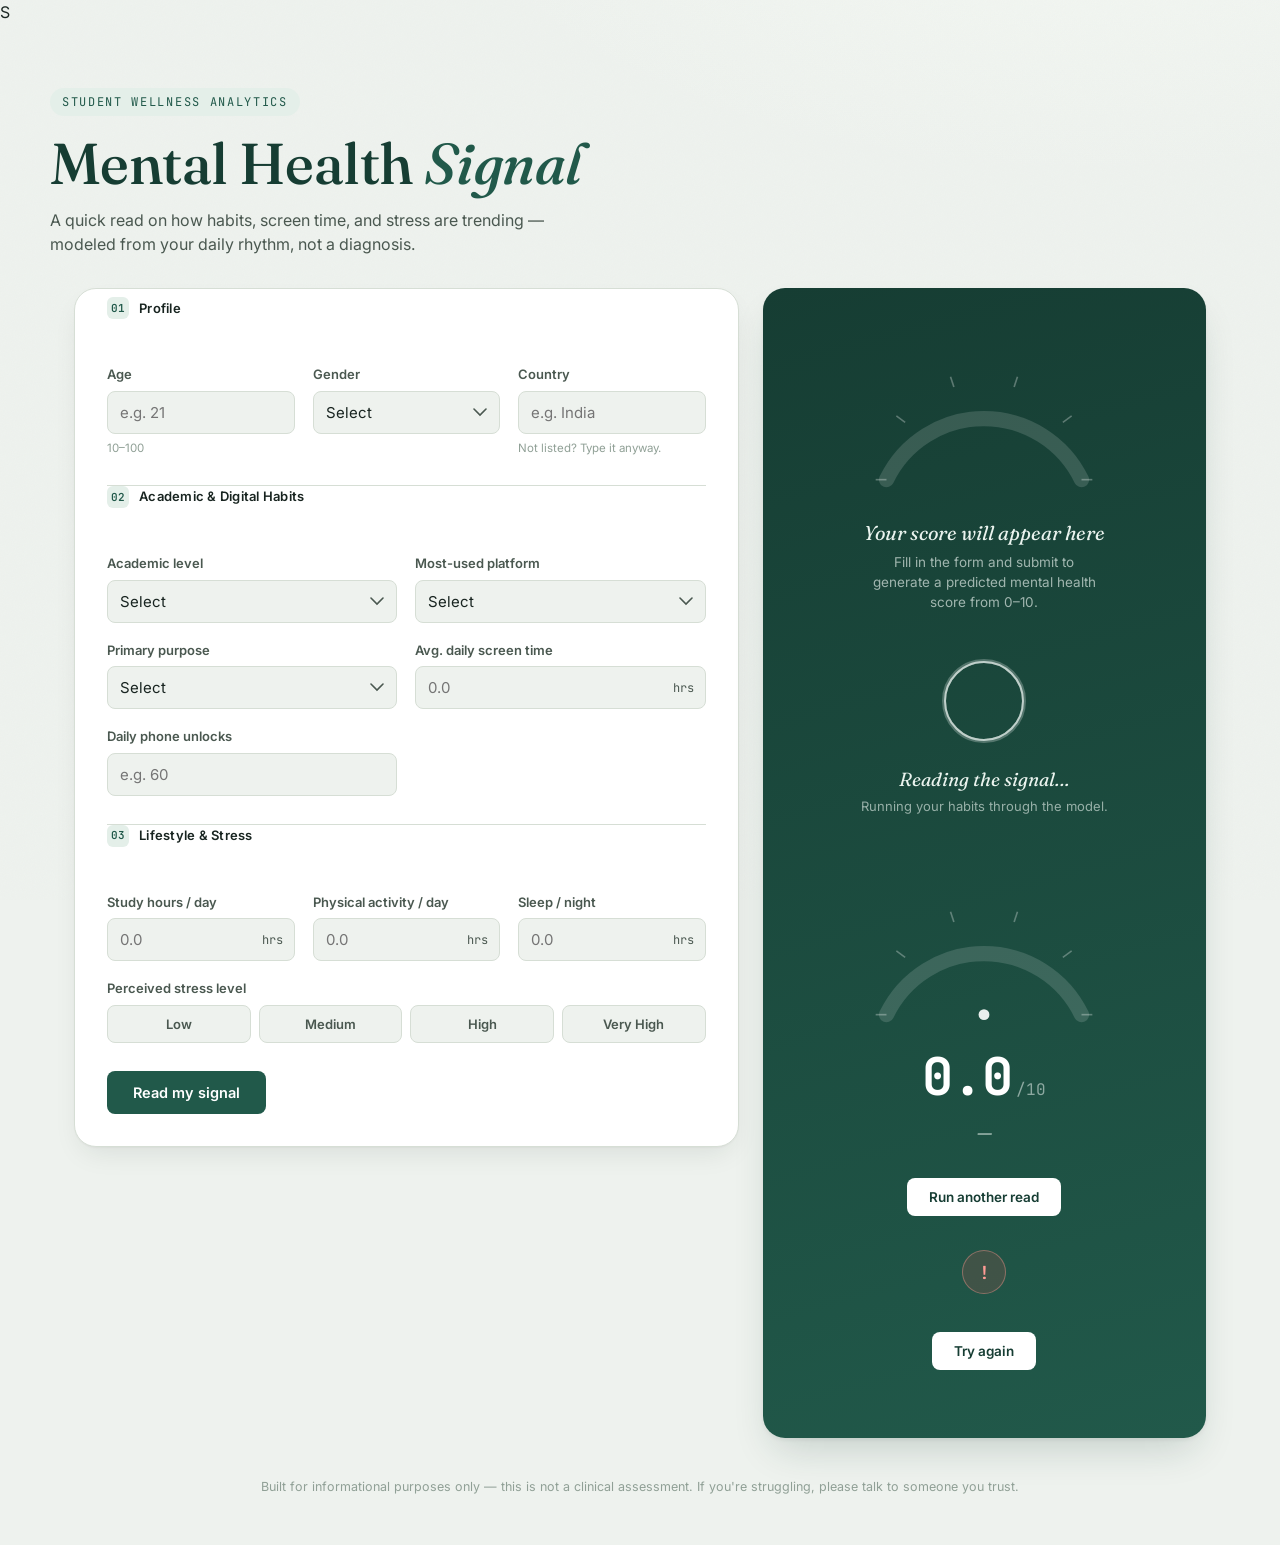
<file: mental-health-predictor/index.html>
<!DOCTYPE html>
<html lang="en">
<head>
<meta charset="UTF-8" />
<meta name="viewport" content="width=device-width, initial-scale=1.0" />
<title>Mental Health Signal — Student Wellness Analytics</title>
<link rel="preconnect" href="https://fonts.googleapis.com">
<link rel="preconnect" href="https://fonts.gstatic.com" crossorigin>
<link href="https://fonts.googleapis.com/css2?family=Fraunces:ital,opsz,wght@0,9..144,400;0,9..144,500;0,9..144,600;1,9..144,500&family=Inter:wght@400;500;600;700&family=JetBrains+Mono:wght@400;500;700&display=swap" rel="stylesheet">
<link rel="stylesheet" href="style.css" />
</head>S
<body>

<div class="noise-overlay" aria-hidden="true"></div>

<header class="site-header">
  <div class="header-inner">
    <span class="eyebrow">Student Wellness Analytics</span>
    <h1 class="title">Mental Health <em>Signal</em></h1>
    <p class="subtitle">A quick read on how habits, screen time, and stress are trending — modeled from your daily rhythm, not a diagnosis.</p>
  </div>
</header>

<main class="layout">

  
  <section class="panel form-panel" aria-labelledby="form-heading">
    <form id="predict-form" novalidate>

      <fieldset class="group">
        <legend><span class="legend-index">01</span> Profile</legend>
        <div class="grid grid-3">
          <div class="field">
            <label for="age">Age</label>
            <input type="number" id="age" name="age" min="10" max="100" step="1" required placeholder="e.g. 21" />
            <span class="hint">10–100</span>
            <span class="error-msg" data-for="age"></span>
          </div>
          <div class="field">
            <label for="gender">Gender</label>
            <select id="gender" name="gender" required>
              <option value="" disabled selected hidden>Select</option>
              <option value="Male">Male</option>
              <option value="Female">Female</option>
            </select>
            <span class="error-msg" data-for="gender"></span>
          </div>
          <div class="field">
            <label for="country">Country</label>
            <input type="text" id="country" name="country" list="country-list" required placeholder="e.g. India" autocomplete="off" />
            <datalist id="country-list">
              <option value="India"></option>
              <option value="USA"></option>
              <option value="Canada"></option>
              <option value="Australia"></option>
              <option value="UK"></option>
              <option value="Germany"></option>
              <option value="Mexico"></option>
              <option value="Turkey"></option>
              <option value="France"></option>
            </datalist>
            <span class="hint">Not listed? Type it anyway.</span>
            <span class="error-msg" data-for="country"></span>
          </div>
        </div>
      </fieldset>

      <fieldset class="group">
        <legend><span class="legend-index">02</span> Academic &amp; Digital Habits</legend>
        <div class="grid grid-2">
          <div class="field">
            <label for="academic_level">Academic level</label>
            <select id="academic_level" name="academic_level" required>
              <option value="" disabled selected hidden>Select</option>
              <option value="High School">High School</option>
              <option value="Undergraduate">Undergraduate</option>
              <option value="Graduate">Graduate</option>
            </select>
            <span class="error-msg" data-for="academic_level"></span>
          </div>
          <div class="field">
            <label for="most_used_platform">Most-used platform</label>
            <select id="most_used_platform" name="most_used_platform" required>
              <option value="" disabled selected hidden>Select</option>
              <option value="Facebook">Facebook</option>
              <option value="Instagram">Instagram</option>
              <option value="Snapchat">Snapchat</option>
              <option value="Twitter">Twitter</option>
              <option value="YouTube">YouTube</option>
              <option value="TikTok">TikTok</option>
              <option value="LinkedIn">LinkedIn</option>
              <option value="LINE">LINE</option>
              <option value="KakaoTalk">KakaoTalk</option>
              <option value="VKontakte">VKontakte</option>
              <option value="WhatsApp">WhatsApp</option>
              <option value="WeChat">WeChat</option>
            </select>
            <span class="error-msg" data-for="most_used_platform"></span>
          </div>
          <div class="field">
            <label for="purpose_of_use">Primary purpose</label>
            <select id="purpose_of_use" name="purpose_of_use" required>
              <option value="" disabled selected hidden>Select</option>
              <option value="Networking">Networking</option>
              <option value="Education">Education</option>
              <option value="Entertainment">Entertainment</option>
              <option value="News">News</option>
            </select>
            <span class="error-msg" data-for="purpose_of_use"></span>
          </div>
          <div class="field">
            <label for="avg_daily_usage_hours">Avg. daily screen time</label>
            <div class="unit-input">
              <input type="number" id="avg_daily_usage_hours" name="avg_daily_usage_hours" min="0" max="24" step="0.1" required placeholder="0.0" />
              <span class="unit">hrs</span>
            </div>
            <span class="error-msg" data-for="avg_daily_usage_hours"></span>
          </div>
          <div class="field">
            <label for="daily_unlocks">Daily phone unlocks</label>
            <input type="number" id="daily_unlocks" name="daily_unlocks" min="0" step="1" required placeholder="e.g. 60" />
            <span class="error-msg" data-for="daily_unlocks"></span>
          </div>
        </div>
      </fieldset>

      <fieldset class="group">
        <legend><span class="legend-index">03</span> Lifestyle &amp; Stress</legend>
        <div class="grid grid-3">
          <div class="field">
            <label for="study_hours">Study hours / day</label>
            <div class="unit-input">
              <input type="number" id="study_hours" name="study_hours" min="0" max="24" step="0.1" required placeholder="0.0" />
              <span class="unit">hrs</span>
            </div>
            <span class="error-msg" data-for="study_hours"></span>
          </div>
          <div class="field">
            <label for="physical_activity_hours">Physical activity / day</label>
            <div class="unit-input">
              <input type="number" id="physical_activity_hours" name="physical_activity_hours" min="0" max="24" step="0.1" required placeholder="0.0" />
              <span class="unit">hrs</span>
            </div>
            <span class="error-msg" data-for="physical_activity_hours"></span>
          </div>
          <div class="field">
            <label for="sleep_hours_per_night">Sleep / night</label>
            <div class="unit-input">
              <input type="number" id="sleep_hours_per_night" name="sleep_hours_per_night" min="0" max="24" step="0.1" required placeholder="0.0" />
              <span class="unit">hrs</span>
            </div>
            <span class="error-msg" data-for="sleep_hours_per_night"></span>
          </div>
          <div class="field field-span">
            <label for="stress_level">Perceived stress level</label>
            <div class="segmented" id="stress_level_group" data-name="stress_level">
              <button type="button" class="seg-btn" data-value="Low">Low</button>
              <button type="button" class="seg-btn" data-value="Medium">Medium</button>
              <button type="button" class="seg-btn" data-value="High">High</button>
              <button type="button" class="seg-btn" data-value="Very High">Very High</button>
            </div>
            <input type="hidden" id="stress_level" name="stress_level" required />
            <span class="error-msg" data-for="stress_level"></span>
          </div>
        </div>
      </fieldset>

      <div class="form-footer">
        <button type="submit" class="submit-btn" id="submit-btn">
          <span class="btn-label">Read my signal</span>
          <span class="btn-spinner" aria-hidden="true"></span>
        </button>
      </div>
    </form>
  </section>

  
  <aside class="panel result-panel" aria-live="polite">
    <div class="result-inner" id="result-inner">

      <div class="state state-idle" id="state-idle">
        <svg class="gauge gauge-idle" viewBox="0 0 240 160" aria-hidden="true">
          <path class="gauge-track" d="M 30 140 A 100 100 0 0 1 210 140" />
          <g class="gauge-ticks"></g>
        </svg>
        <p class="idle-label">Your score will appear here</p>
        <p class="idle-copy">Fill in the form and submit to generate a predicted mental health score from 0–10.</p>
      </div>

      <div class="state state-loading" id="state-loading" hidden>
        <div class="pulse-ring"></div>
        <p class="loading-label">Reading the signal…</p>
        <p class="loading-copy">Running your habits through the model.</p>
      </div>

      <div class="state state-result" id="state-result" hidden>
        <svg class="gauge gauge-result" viewBox="0 0 240 160" aria-hidden="true">
          <defs>
            <linearGradient id="gaugeGradient" x1="0%" y1="0%" x2="100%" y2="0%">
              <stop offset="0%" stop-color="#D9534F"/>
              <stop offset="45%" stop-color="#E3B341"/>
              <stop offset="100%" stop-color="#4C9A78"/>
            </linearGradient>
          </defs>
          <path class="gauge-track" d="M 30 140 A 100 100 0 0 1 210 140" />
          <path class="gauge-fill" id="gauge-fill" d="M 30 140 A 100 100 0 0 1 210 140" />
          <g class="gauge-ticks"></g>
          <circle class="gauge-needle-hub" cx="120" cy="140" r="5" />
        </svg>
        <div class="score-readout">
          <span class="score-number" id="score-number">0.0</span>
          <span class="score-max">/10</span>
        </div>
        <p class="score-band" id="score-band">—</p>
        <p class="score-context" id="score-context"></p>
        <button type="button" class="reset-btn" id="reset-btn">Run another read</button>
      </div>

      <div class="state state-error" id="state-error" hidden>
        <div class="error-icon" aria-hidden="true">!</div>
        <p class="error-copy" id="error-copy"></p>
        <button type="button" class="reset-btn" id="error-retry-btn">Try again</button>
      </div>

    </div>
  </aside>

</main>

<footer class="site-footer">
  <p>Built for informational purposes only — this is not a clinical assessment. If you're struggling, please talk to someone you trust.</p>
</footer>

<script src="script.js"></script>
</body>
</html>
</file>
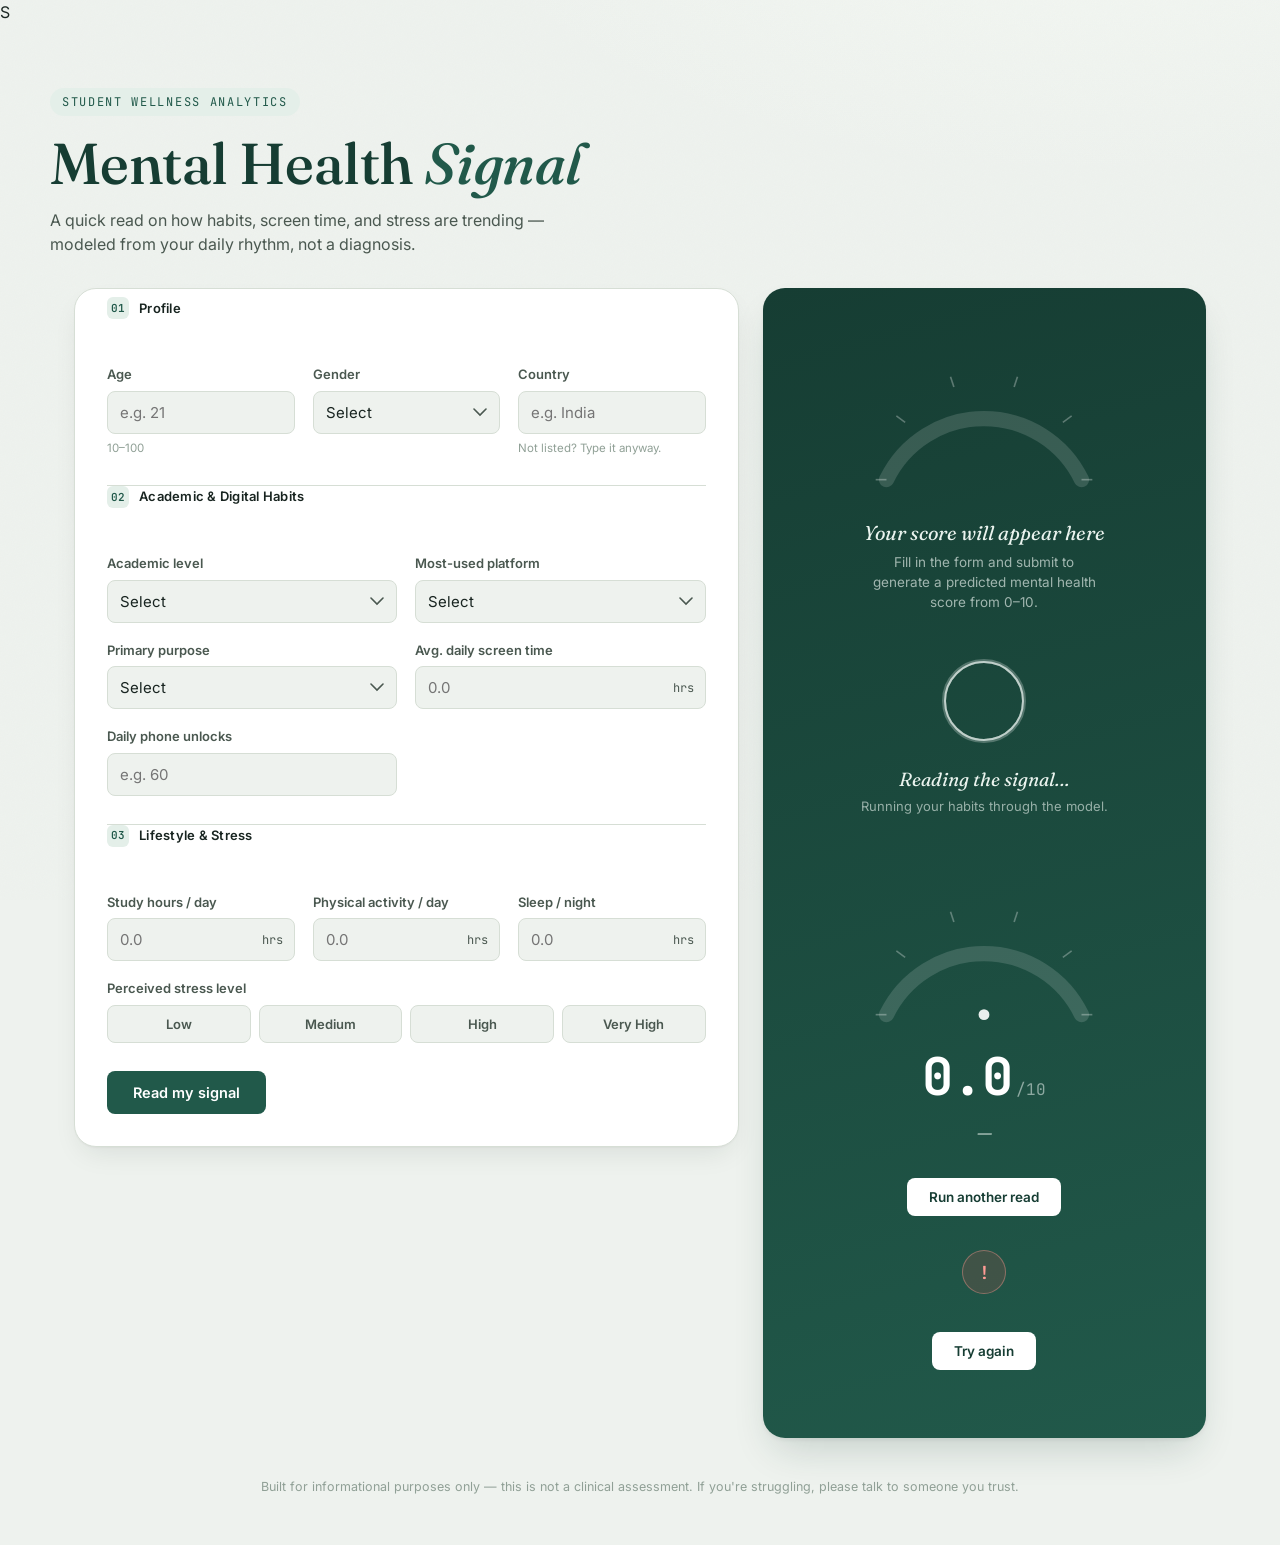
<file: mental-health-score/index.html>
<!DOCTYPE html>
<html lang="en">
<head>
<meta charset="UTF-8" />
<meta name="viewport" content="width=device-width, initial-scale=1.0" />
<title>Mental Health Signal — Student Wellness Analytics</title>
<link rel="preconnect" href="https://fonts.googleapis.com">
<link rel="preconnect" href="https://fonts.gstatic.com" crossorigin>
<link href="https://fonts.googleapis.com/css2?family=Fraunces:ital,opsz,wght@0,9..144,400;0,9..144,500;0,9..144,600;1,9..144,500&family=Inter:wght@400;500;600;700&family=JetBrains+Mono:wght@400;500;700&display=swap" rel="stylesheet">
<link rel="stylesheet" href="style.css" />
</head>S
<body>

<div class="noise-overlay" aria-hidden="true"></div>

<header class="site-header">
  <div class="header-inner">
    <span class="eyebrow">Student Wellness Analytics</span>
    <h1 class="title">Mental Health <em>Signal</em></h1>
    <p class="subtitle">A quick read on how habits, screen time, and stress are trending — modeled from your daily rhythm, not a diagnosis.</p>
  </div>
</header>

<main class="layout">

  <!-- FORM PANEL -->
  <section class="panel form-panel" aria-labelledby="form-heading">
    <form id="predict-form" novalidate>

      <fieldset class="group">
        <legend><span class="legend-index">01</span> Profile</legend>
        <div class="grid grid-3">
          <div class="field">
            <label for="age">Age</label>
            <input type="number" id="age" name="age" min="10" max="100" step="1" required placeholder="e.g. 21" />
            <span class="hint">10–100</span>
            <span class="error-msg" data-for="age"></span>
          </div>
          <div class="field">
            <label for="gender">Gender</label>
            <select id="gender" name="gender" required>
              <option value="" disabled selected hidden>Select</option>
              <option value="Male">Male</option>
              <option value="Female">Female</option>
            </select>
            <span class="error-msg" data-for="gender"></span>
          </div>
          <div class="field">
            <label for="country">Country</label>
            <input type="text" id="country" name="country" list="country-list" required placeholder="e.g. India" autocomplete="off" />
            <datalist id="country-list">
              <option value="India"></option>
              <option value="USA"></option>
              <option value="Canada"></option>
              <option value="Australia"></option>
              <option value="UK"></option>
              <option value="Germany"></option>
              <option value="Mexico"></option>
              <option value="Turkey"></option>
              <option value="France"></option>
            </datalist>
            <span class="hint">Not listed? Type it anyway.</span>
            <span class="error-msg" data-for="country"></span>
          </div>
        </div>
      </fieldset>

      <fieldset class="group">
        <legend><span class="legend-index">02</span> Academic &amp; Digital Habits</legend>
        <div class="grid grid-2">
          <div class="field">
            <label for="academic_level">Academic level</label>
            <select id="academic_level" name="academic_level" required>
              <option value="" disabled selected hidden>Select</option>
              <option value="High School">High School</option>
              <option value="Undergraduate">Undergraduate</option>
              <option value="Graduate">Graduate</option>
            </select>
            <span class="error-msg" data-for="academic_level"></span>
          </div>
          <div class="field">
            <label for="most_used_platform">Most-used platform</label>
            <select id="most_used_platform" name="most_used_platform" required>
              <option value="" disabled selected hidden>Select</option>
              <option value="Facebook">Facebook</option>
              <option value="Instagram">Instagram</option>
              <option value="Snapchat">Snapchat</option>
              <option value="Twitter">Twitter</option>
              <option value="YouTube">YouTube</option>
              <option value="TikTok">TikTok</option>
              <option value="LinkedIn">LinkedIn</option>
              <option value="LINE">LINE</option>
              <option value="KakaoTalk">KakaoTalk</option>
              <option value="VKontakte">VKontakte</option>
              <option value="WhatsApp">WhatsApp</option>
              <option value="WeChat">WeChat</option>
            </select>
            <span class="error-msg" data-for="most_used_platform"></span>
          </div>
          <div class="field">
            <label for="purpose_of_use">Primary purpose</label>
            <select id="purpose_of_use" name="purpose_of_use" required>
              <option value="" disabled selected hidden>Select</option>
              <option value="Networking">Networking</option>
              <option value="Education">Education</option>
              <option value="Entertainment">Entertainment</option>
              <option value="News">News</option>
            </select>
            <span class="error-msg" data-for="purpose_of_use"></span>
          </div>
          <div class="field">
            <label for="avg_daily_usage_hours">Avg. daily screen time</label>
            <div class="unit-input">
              <input type="number" id="avg_daily_usage_hours" name="avg_daily_usage_hours" min="0" max="24" step="0.1" required placeholder="0.0" />
              <span class="unit">hrs</span>
            </div>
            <span class="error-msg" data-for="avg_daily_usage_hours"></span>
          </div>
          <div class="field">
            <label for="daily_unlocks">Daily phone unlocks</label>
            <input type="number" id="daily_unlocks" name="daily_unlocks" min="0" step="1" required placeholder="e.g. 60" />
            <span class="error-msg" data-for="daily_unlocks"></span>
          </div>
        </div>
      </fieldset>

      <fieldset class="group">
        <legend><span class="legend-index">03</span> Lifestyle &amp; Stress</legend>
        <div class="grid grid-3">
          <div class="field">
            <label for="study_hours">Study hours / day</label>
            <div class="unit-input">
              <input type="number" id="study_hours" name="study_hours" min="0" max="24" step="0.1" required placeholder="0.0" />
              <span class="unit">hrs</span>
            </div>
            <span class="error-msg" data-for="study_hours"></span>
          </div>
          <div class="field">
            <label for="physical_activity_hours">Physical activity / day</label>
            <div class="unit-input">
              <input type="number" id="physical_activity_hours" name="physical_activity_hours" min="0" max="24" step="0.1" required placeholder="0.0" />
              <span class="unit">hrs</span>
            </div>
            <span class="error-msg" data-for="physical_activity_hours"></span>
          </div>
          <div class="field">
            <label for="sleep_hours_per_night">Sleep / night</label>
            <div class="unit-input">
              <input type="number" id="sleep_hours_per_night" name="sleep_hours_per_night" min="0" max="24" step="0.1" required placeholder="0.0" />
              <span class="unit">hrs</span>
            </div>
            <span class="error-msg" data-for="sleep_hours_per_night"></span>
          </div>
          <div class="field field-span">
            <label for="stress_level">Perceived stress level</label>
            <div class="segmented" id="stress_level_group" data-name="stress_level">
              <button type="button" class="seg-btn" data-value="Low">Low</button>
              <button type="button" class="seg-btn" data-value="Medium">Medium</button>
              <button type="button" class="seg-btn" data-value="High">High</button>
              <button type="button" class="seg-btn" data-value="Very High">Very High</button>
            </div>
            <input type="hidden" id="stress_level" name="stress_level" required />
            <span class="error-msg" data-for="stress_level"></span>
          </div>
        </div>
      </fieldset>

      <div class="form-footer">
        <button type="submit" class="submit-btn" id="submit-btn">
          <span class="btn-label">Read my signal</span>
          <span class="btn-spinner" aria-hidden="true"></span>
        </button>
      </div>
    </form>
  </section>

  <!-- RESULT PANEL -->
  <aside class="panel result-panel" aria-live="polite">
    <div class="result-inner" id="result-inner">

      <div class="state state-idle" id="state-idle">
        <svg class="gauge gauge-idle" viewBox="0 0 240 160" aria-hidden="true">
          <path class="gauge-track" d="M 30 140 A 100 100 0 0 1 210 140" />
          <g class="gauge-ticks"></g>
        </svg>
        <p class="idle-label">Your score will appear here</p>
        <p class="idle-copy">Fill in the form and submit to generate a predicted mental health score from 0–10.</p>
      </div>

      <div class="state state-loading" id="state-loading" hidden>
        <div class="pulse-ring"></div>
        <p class="loading-label">Reading the signal…</p>
        <p class="loading-copy">Running your habits through the model.</p>
      </div>

      <div class="state state-result" id="state-result" hidden>
        <svg class="gauge gauge-result" viewBox="0 0 240 160" aria-hidden="true">
          <defs>
            <linearGradient id="gaugeGradient" x1="0%" y1="0%" x2="100%" y2="0%">
              <stop offset="0%" stop-color="#D9534F"/>
              <stop offset="45%" stop-color="#E3B341"/>
              <stop offset="100%" stop-color="#4C9A78"/>
            </linearGradient>
          </defs>
          <path class="gauge-track" d="M 30 140 A 100 100 0 0 1 210 140" />
          <path class="gauge-fill" id="gauge-fill" d="M 30 140 A 100 100 0 0 1 210 140" />
          <g class="gauge-ticks"></g>
          <circle class="gauge-needle-hub" cx="120" cy="140" r="5" />
        </svg>
        <div class="score-readout">
          <span class="score-number" id="score-number">0.0</span>
          <span class="score-max">/10</span>
        </div>
        <p class="score-band" id="score-band">—</p>
        <p class="score-context" id="score-context"></p>
        <button type="button" class="reset-btn" id="reset-btn">Run another read</button>
      </div>

      <div class="state state-error" id="state-error" hidden>
        <div class="error-icon" aria-hidden="true">!</div>
        <p class="error-copy" id="error-copy"></p>
        <button type="button" class="reset-btn" id="error-retry-btn">Try again</button>
      </div>

    </div>
  </aside>

</main>

<footer class="site-footer">
  <p>Built for informational purposes only — this is not a clinical assessment. If you're struggling, please talk to someone you trust.</p>
</footer>

<script src="script.js"></script>
</body>
</html>
</file>
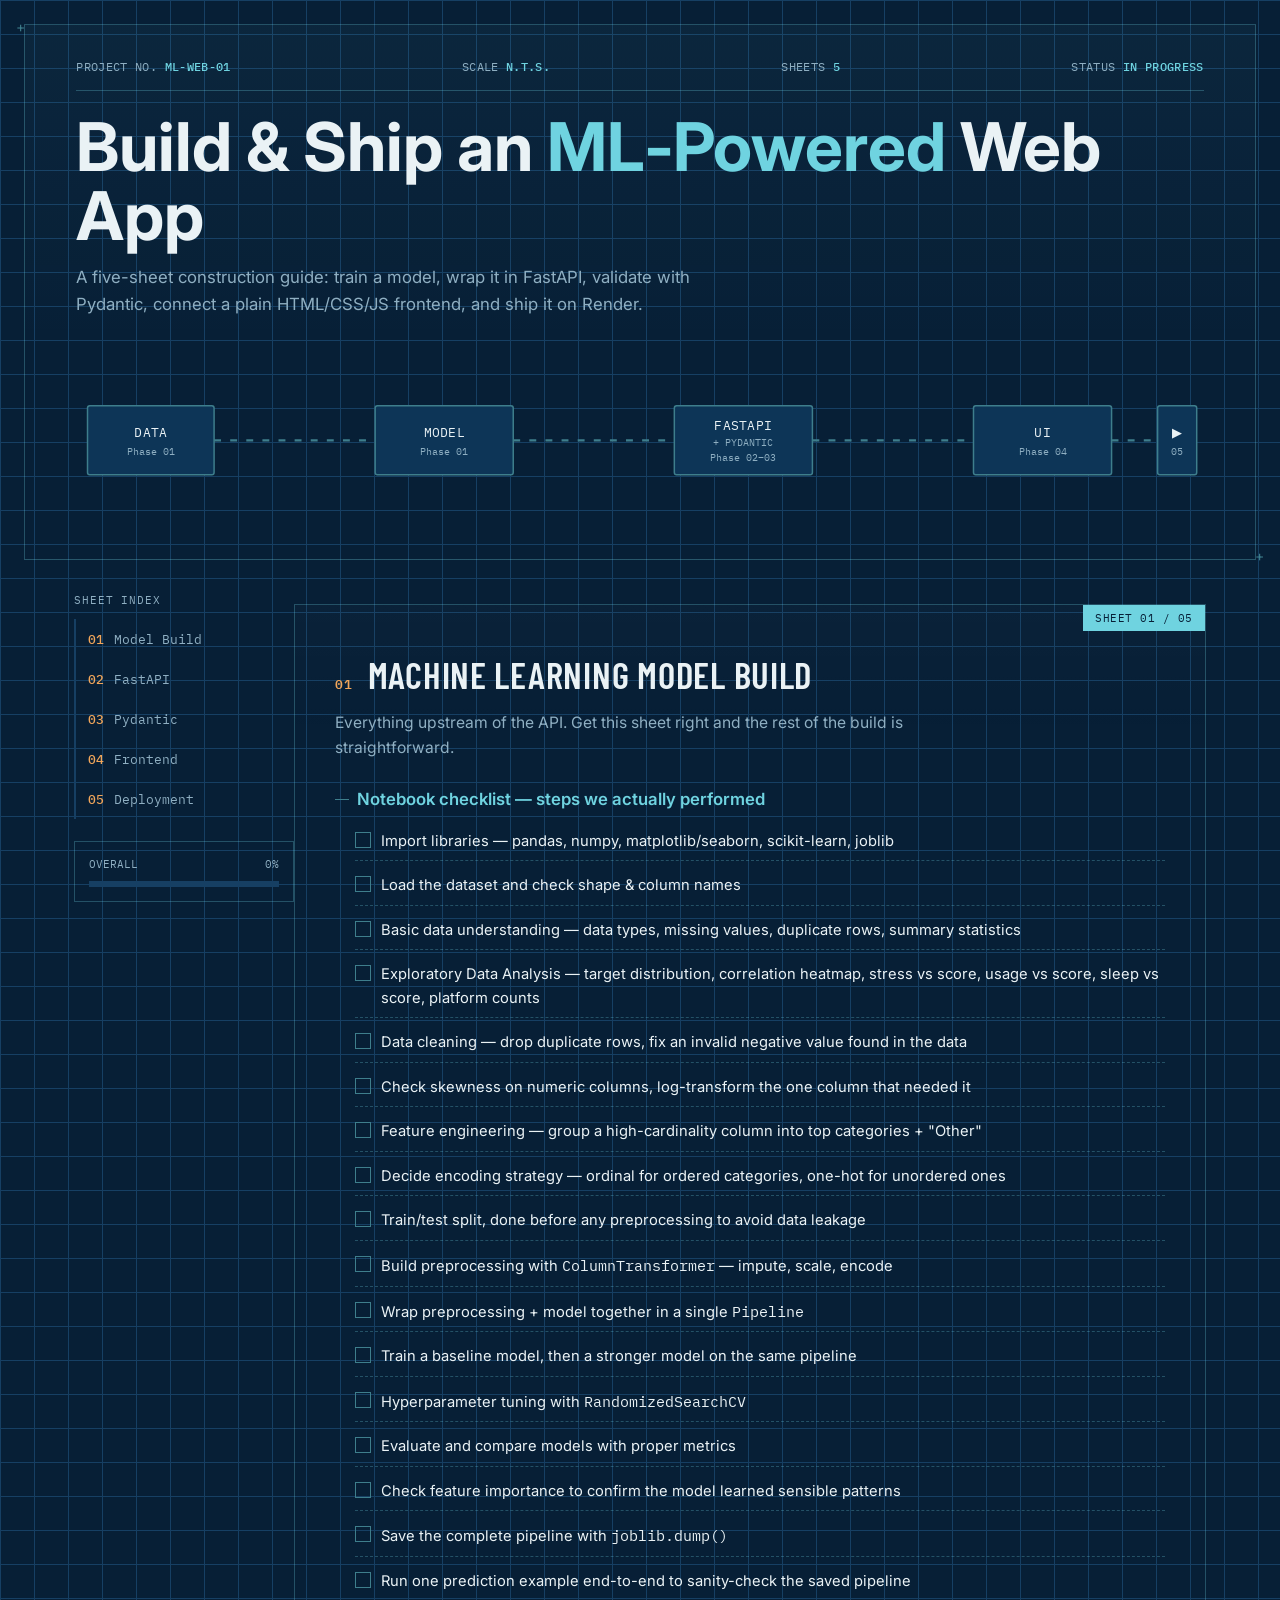
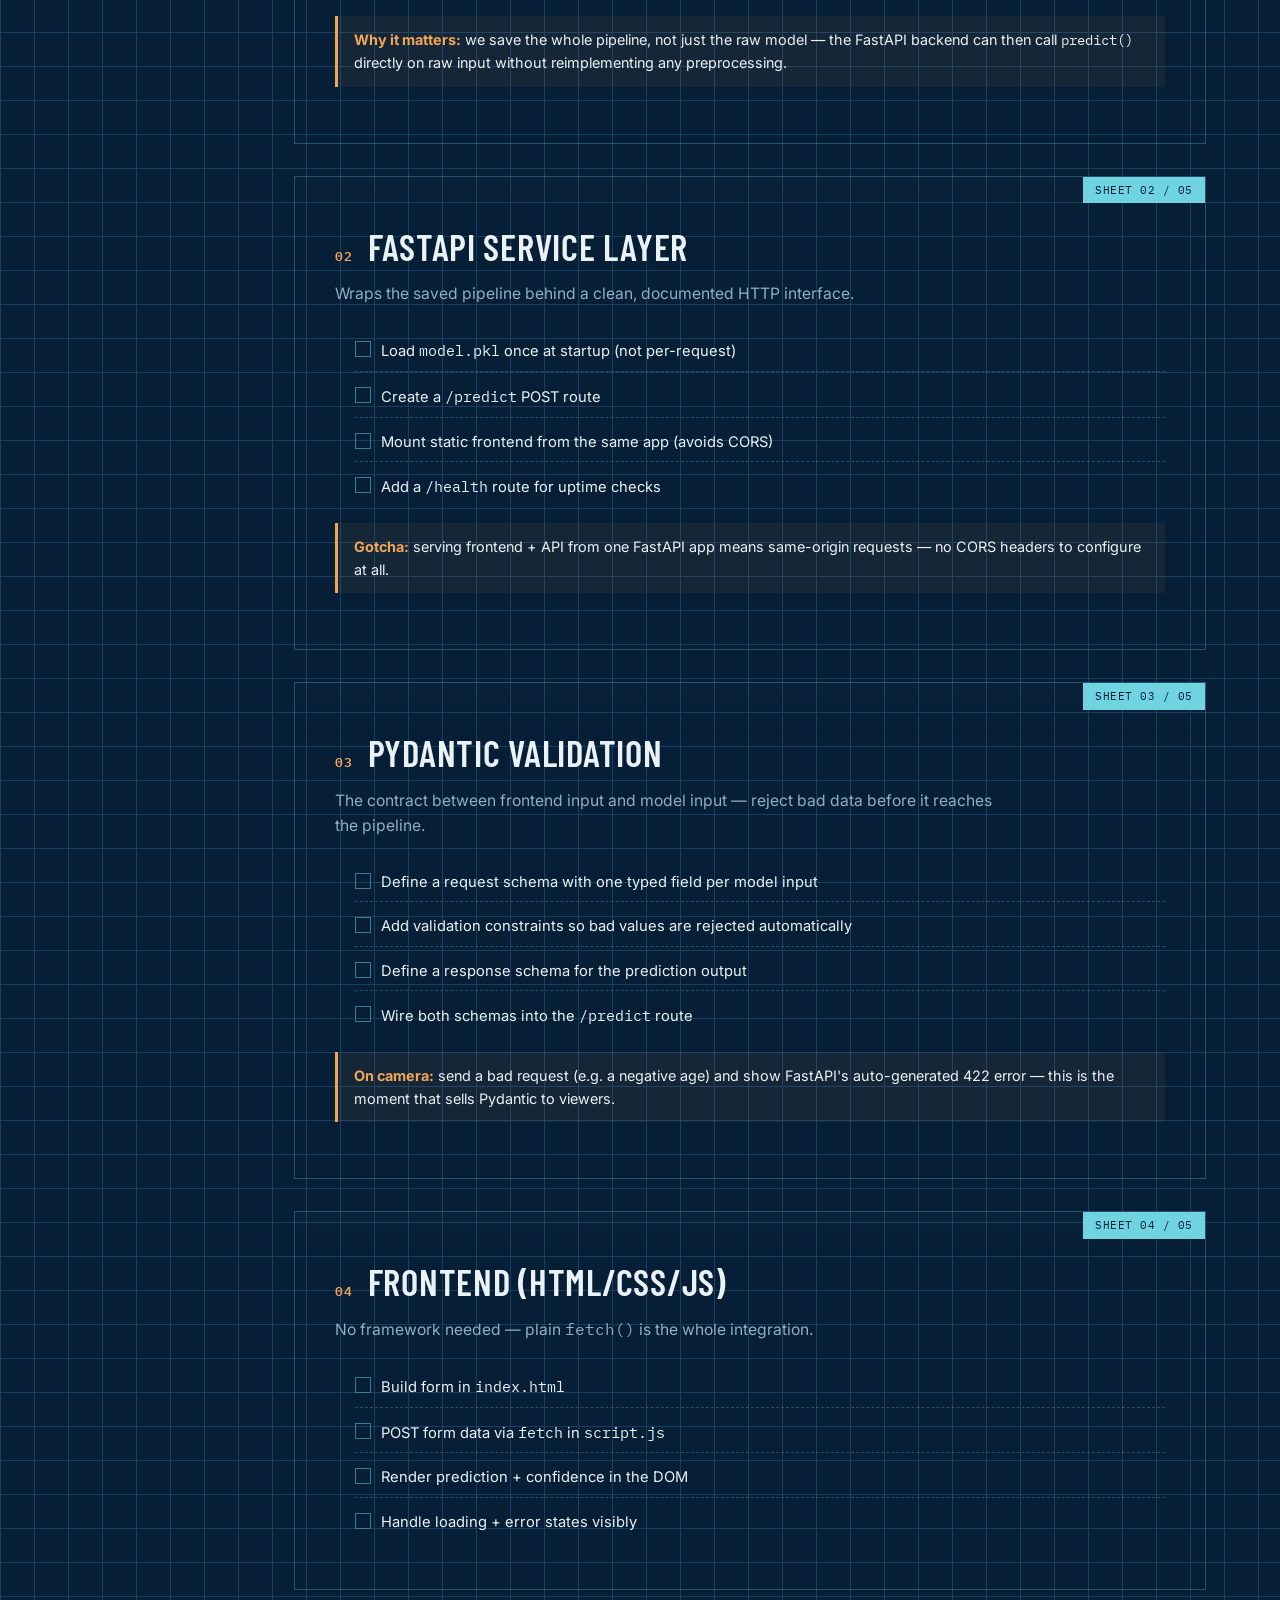
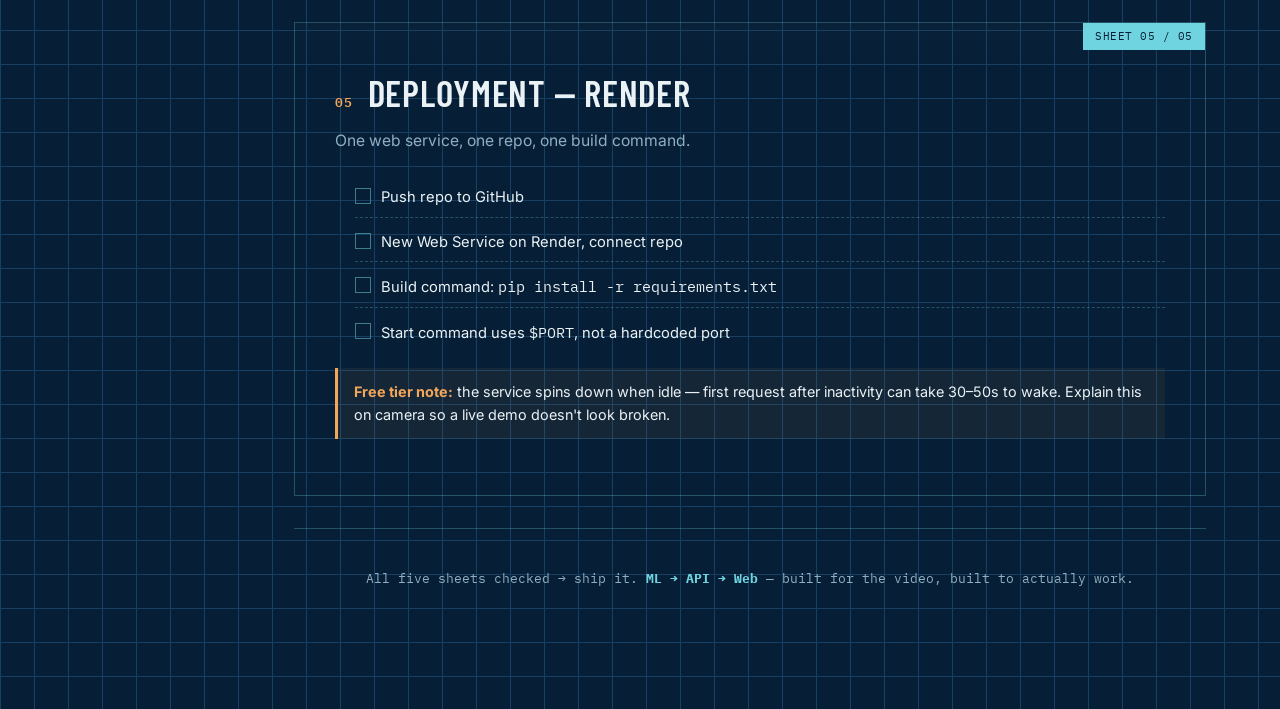
<file: mental-health-predictor/ML project.html>
<!DOCTYPE html>
<html lang="en">
<head>
<meta charset="UTF-8">
<meta name="viewport" content="width=device-width, initial-scale=1.0">
<title>ML → API → Web — Build Blueprint</title>
<link rel="preconnect" href="https://fonts.googleapis.com">
<link href="https://fonts.googleapis.com/css2?family=Barlow+Condensed:wght@500;600;700&family=Inter:wght@400;500;600&family=IBM+Plex+Mono:wght@400;500&display=swap" rel="stylesheet">
<style>
  :root{
    --navy:#0A2E4D;
    --navy-deep:#071F36;
    --grid:#163F63;
    --cyan:#6FD3E0;
    --cyan-dim:#3E7E8C;
    --paper:#EAF2F5;
    --slate:#8FAFC2;
    --amber:#F2A65A;
    --sheet:#0D3557;
    --line:rgba(111,211,224,0.28);
  }
  *{box-sizing:border-box; margin:0; padding:0;}
  html{scroll-behavior:smooth;}
  body{
    background:var(--navy-deep);
    background-image:
      linear-gradient(var(--grid) 1px, transparent 1px),
      linear-gradient(90deg, var(--grid) 1px, transparent 1px);
    background-size:34px 34px;
    color:var(--paper);
    font-family:'Inter', sans-serif;
    line-height:1.6;
  }
  ::selection{background:var(--amber); color:var(--navy-deep);}
  a{color:var(--cyan);}

  .display{font-family:'Barlow Condensed', sans-serif; text-transform:uppercase; letter-spacing:0.04em;}
  code, .mono{font-family:'IBM Plex Mono', monospace;}

  
  .titleblock{
    border:1px solid var(--line);
    margin:24px;
    padding:32px clamp(20px,4vw,56px);
    position:relative;
    background:linear-gradient(180deg, rgba(111,211,224,0.04), transparent 60%);
  }
  .titleblock::before, .titleblock::after{
    content:'+'; position:absolute; color:var(--cyan-dim); font-size:14px;
  }
  .titleblock::before{top:-9px; left:-9px;}
  .titleblock::after{bottom:-9px; right:-9px;}
  .stamp-row{
    display:flex; justify-content:space-between; flex-wrap:wrap; gap:12px;
    font-family:'IBM Plex Mono', monospace; font-size:12px; color:var(--slate);
    border-bottom:1px solid var(--line); padding-bottom:14px; margin-bottom:22px;
    letter-spacing:0.03em;
  }
  .stamp-row span b{color:var(--cyan); font-weight:500;}
  h1.proj-title{
    font-size:clamp(2.2rem, 5.5vw, 4.2rem);
    line-height:1.02; font-weight:700; color:var(--paper);
  }
  h1.proj-title em{color:var(--cyan); font-style:normal;}
  .proj-sub{color:var(--slate); font-size:1.05rem; margin-top:14px; max-width:640px;}

  
  .schematic{margin-top:36px; overflow-x:auto;}
  .schematic svg{width:100%; min-width:560px; height:auto; display:block;}
  .flow-line{stroke:var(--cyan-dim); stroke-width:2; fill:none; stroke-dasharray:6 8;
    animation:flow 1.6s linear infinite;}
  @keyframes flow{to{stroke-dashoffset:-56;}}
  .node-box{fill:var(--sheet); stroke:var(--cyan-dim); stroke-width:1.3;}
  .node-box.active{stroke:var(--amber);}
  .node-label{font-family:'IBM Plex Mono', monospace; font-size:11px; fill:var(--paper); letter-spacing:0.02em;}
  .node-sub{font-family:'IBM Plex Mono', monospace; font-size:9px; fill:var(--slate);}

  
  .layout{display:grid; grid-template-columns:220px 1fr; gap:0; max-width:1180px; margin:0 auto; padding:0 24px 80px;}
  @media (max-width:860px){ .layout{grid-template-columns:1fr;} }

  
  .sidebar{position:sticky; top:20px; align-self:start; height:fit-content; padding-top:8px;}
  @media (max-width:860px){
    .sidebar{position:relative; top:0; display:flex; overflow-x:auto; gap:8px; padding:12px 0; margin-bottom:8px;}
  }
  .sheet-index{font-family:'IBM Plex Mono', monospace; font-size:11px; color:var(--slate); text-transform:uppercase; letter-spacing:0.08em; margin-bottom:10px;}
  .nav-item{
    display:flex; align-items:center; gap:10px;
    padding:10px 12px; border-left:2px solid var(--grid);
    font-family:'IBM Plex Mono', monospace; font-size:12.5px; color:var(--slate);
    cursor:pointer; text-decoration:none; transition:.15s;
    white-space:nowrap;
  }
  .nav-item:hover{color:var(--paper); border-left-color:var(--cyan-dim);}
  .nav-item.active{color:var(--cyan); border-left-color:var(--amber); background:rgba(111,211,224,0.06);}
  .nav-item .num{color:var(--amber); font-weight:500;}
  .progress-wrap{margin-top:22px; padding:14px; border:1px solid var(--line);}
  .progress-wrap .label{font-family:'IBM Plex Mono', monospace; font-size:10.5px; color:var(--slate); display:flex; justify-content:space-between; margin-bottom:8px;}
  .progress-bar{height:6px; background:var(--grid); position:relative; overflow:hidden;}
  .progress-fill{height:100%; background:var(--amber); width:0%; transition:width .35s ease;}

  
  .sheet{
    border:1px solid var(--line); margin:20px 0 32px; padding:clamp(20px,3.5vw,40px);
    position:relative; scroll-margin-top:20px;
    background:linear-gradient(180deg, rgba(255,255,255,0.015), transparent 12%);
  }
  .sheet-corner{
    position:absolute; top:0; right:0; font-family:'IBM Plex Mono', monospace;
    font-size:10.5px; color:var(--navy-deep); background:var(--cyan);
    padding:5px 12px; letter-spacing:0.05em;
  }
  .sheet h2{
    font-family:'Barlow Condensed', sans-serif; text-transform:uppercase; letter-spacing:0.02em;
    font-size:clamp(1.6rem,3vw,2.3rem); color:var(--paper); font-weight:600;
    display:flex; align-items:baseline; gap:14px; margin-bottom:6px;
  }
  .sheet h2 .tag{font-family:'IBM Plex Mono',monospace; font-size:13px; color:var(--amber); letter-spacing:0.1em;}
  .sheet .deck{color:var(--slate); font-size:.98rem; margin-bottom:26px; max-width:680px;}
  .sheet h3{font-size:1.05rem; color:var(--cyan); font-weight:600; margin:26px 0 10px; display:flex; align-items:center; gap:8px;}
  .sheet h3::before{content:''; width:14px; height:1px; background:var(--cyan-dim); display:inline-block;}
  .sheet p{color:var(--paper); font-size:.95rem; margin-bottom:10px; max-width:700px;}
  .sheet ul{margin:8px 0 8px 20px; color:var(--paper); font-size:.94rem;}
  .sheet ul li{margin-bottom:6px;}
  .sheet ul li b{color:var(--cyan);}

  
  .checklist{list-style:none; margin:12px 0 4px; padding:0;}
  .checklist li{
    display:flex; align-items:flex-start; gap:10px; padding:7px 0;
    border-bottom:1px dashed var(--line); font-size:.92rem;
  }
  .checklist li:last-child{border-bottom:none;}
  .checklist input[type=checkbox]{
    appearance:none; width:16px; height:16px; min-width:16px; margin-top:2px;
    border:1px solid var(--cyan-dim); background:transparent; cursor:pointer; position:relative;
  }
  .checklist input[type=checkbox]:checked{background:var(--amber); border-color:var(--amber);}
  .checklist input[type=checkbox]:checked::after{
    content:'✓'; position:absolute; top:-3px; left:2px; font-size:12px; color:var(--navy-deep);
  }
  .checklist label{cursor:pointer;}
  .checklist li.done label{color:var(--slate); text-decoration:line-through;}

  
  .code-wrap{position:relative; margin:14px 0 18px;}
  pre{
    background:var(--navy-deep); border:1px solid var(--line); padding:16px 18px;
    overflow-x:auto; font-size:.83rem; color:#CFE9EE; border-left:3px solid var(--cyan-dim);
  }
  .copy-btn{
    position:absolute; top:8px; right:8px; font-family:'IBM Plex Mono',monospace; font-size:10.5px;
    background:var(--sheet); color:var(--slate); border:1px solid var(--line);
    padding:4px 9px; cursor:pointer; letter-spacing:.04em; transition:.15s;
  }
  .copy-btn:hover{color:var(--cyan); border-color:var(--cyan-dim);}
  .copy-btn.copied{color:var(--amber); border-color:var(--amber);}

  
  .accordion{border:1px solid var(--line); margin:14px 0;}
  .accordion-head{
    display:flex; justify-content:space-between; align-items:center; cursor:pointer;
    padding:12px 16px; font-family:'IBM Plex Mono', monospace; font-size:.85rem; color:var(--cyan);
    user-select:none;
  }
  .accordion-head .plus{color:var(--amber); transition:transform .2s;}
  .accordion.open .plus{transform:rotate(45deg);}
  .accordion-body{max-height:0; overflow:hidden; transition:max-height .3s ease; padding:0 16px;}
  .accordion.open .accordion-body{padding:4px 16px 16px;}

  
  .tabs{display:flex; gap:4px; margin:16px 0 0; flex-wrap:wrap;}
  .tab-btn{
    font-family:'IBM Plex Mono',monospace; font-size:.78rem; padding:8px 14px;
    background:var(--sheet); color:var(--slate); border:1px solid var(--line); cursor:pointer;
  }
  .tab-btn.active{color:var(--navy-deep); background:var(--cyan); border-color:var(--cyan);}
  .tab-panel{display:none; border:1px solid var(--line); border-top:none; padding:16px;}
  .tab-panel.active{display:block;}

  .callout{
    border-left:3px solid var(--amber); background:rgba(242,166,90,0.06);
    padding:12px 16px; margin:16px 0; font-size:.9rem; color:var(--paper);
  }
  .callout b{color:var(--amber);}

  footer{
    text-align:center; padding:40px 24px; color:var(--slate); font-family:'IBM Plex Mono', monospace;
    font-size:.8rem; border-top:1px solid var(--line); margin-top:20px;
  }
  footer b{color:var(--cyan);}
</style>
</head>
<body>

<div class="titleblock">
  <div class="stamp-row">
    <span>PROJECT NO. <b>ML-WEB-01</b></span>
    <span>SCALE <b>N.T.S.</b></span>
    <span>SHEETS <b id="sheetCountLabel">5</b></span>
    <span>STATUS <b id="statusStamp">IN PROGRESS</b></span>
  </div>
  <h1 class="proj-title">Build &amp; Ship an <em>ML‑Powered</em> Web App</h1>
  <p class="proj-sub">A five-sheet construction guide: train a model, wrap it in FastAPI, validate with Pydantic, connect a plain HTML/CSS/JS frontend, and ship it on Render.</p>

  <div class="schematic">
    <svg viewBox="0 0 980 150" id="pipelineSvg">
      
      <path class="flow-line" d="M120,75 L260,75"></path>
      <path class="flow-line" d="M380,75 L520,75"></path>
      <path class="flow-line" d="M640,75 L780,75"></path>
      <path class="flow-line" d="M900,75 L940,75"></path>
      
      <g id="node-0"><rect class="node-box" x="10" y="45" width="110" height="60" rx="2"></rect>
        <text class="node-label" x="65" y="72" text-anchor="middle">DATA</text>
        <text class="node-sub" x="65" y="88" text-anchor="middle">Phase 01</text></g>
      <g id="node-1"><rect class="node-box" x="260" y="45" width="120" height="60" rx="2"></rect>
        <text class="node-label" x="320" y="72" text-anchor="middle">MODEL</text>
        <text class="node-sub" x="320" y="88" text-anchor="middle">Phase 01</text></g>
      <g id="node-2"><rect class="node-box" x="520" y="45" width="120" height="60" rx="2"></rect>
        <text class="node-label" x="580" y="66" text-anchor="middle">FASTAPI</text>
        <text class="node-sub" x="580" y="80" text-anchor="middle">+ PYDANTIC</text>
        <text class="node-sub" x="580" y="93" text-anchor="middle">Phase 02–03</text></g>
      <g id="node-3"><rect class="node-box" x="780" y="45" width="120" height="60" rx="2"></rect>
        <text class="node-label" x="840" y="72" text-anchor="middle">UI</text>
        <text class="node-sub" x="840" y="88" text-anchor="middle">Phase 04</text></g>
      <g id="node-4"><rect class="node-box" x="940" y="45" width="34" height="60" rx="2"></rect>
        <text class="node-label" x="957" y="72" text-anchor="middle" font-size="9">▶</text>
        <text class="node-sub" x="957" y="88" text-anchor="middle">05</text></g>
    </svg>
  </div>
</div>

<div class="layout">
  <aside class="sidebar">
    <div class="sheet-index">Sheet Index</div>
    <a class="nav-item" data-target="phase1"><span class="num">01</span> Model Build</a>
    <a class="nav-item" data-target="phase2"><span class="num">02</span> FastAPI</a>
    <a class="nav-item" data-target="phase3"><span class="num">03</span> Pydantic</a>
    <a class="nav-item" data-target="phase4"><span class="num">04</span> Frontend</a>
    <a class="nav-item" data-target="phase5"><span class="num">05</span> Deployment</a>

    <div class="progress-wrap">
      <div class="label"><span>OVERALL</span><span id="overallPct">0%</span></div>
      <div class="progress-bar"><div class="progress-fill" id="overallFill"></div></div>
    </div>
  </aside>

  <main>

  
    <section class="sheet" id="phase1">
      <div class="sheet-corner">SHEET 01 / 05</div>
      <h2><span class="tag">01</span> Machine Learning Model Build</h2>
      <p class="deck">Everything upstream of the API. Get this sheet right and the rest of the build is straightforward.</p>

      <h3>Notebook checklist — steps we actually performed</h3>
      <ul class="checklist" data-phase="1">
        <li><input type="checkbox" id="c1-1"><label for="c1-1">Import libraries — pandas, numpy, matplotlib/seaborn, scikit-learn, joblib</label></li>
        <li><input type="checkbox" id="c1-2"><label for="c1-2">Load the dataset and check shape &amp; column names</label></li>
        <li><input type="checkbox" id="c1-3"><label for="c1-3">Basic data understanding — data types, missing values, duplicate rows, summary statistics</label></li>
        <li><input type="checkbox" id="c1-4"><label for="c1-4">Exploratory Data Analysis — target distribution, correlation heatmap, stress vs score, usage vs score, sleep vs score, platform counts</label></li>
        <li><input type="checkbox" id="c1-5"><label for="c1-5">Data cleaning — drop duplicate rows, fix an invalid negative value found in the data</label></li>
        <li><input type="checkbox" id="c1-6"><label for="c1-6">Check skewness on numeric columns, log-transform the one column that needed it</label></li>
        <li><input type="checkbox" id="c1-7"><label for="c1-7">Feature engineering — group a high-cardinality column into top categories + "Other"</label></li>
        <li><input type="checkbox" id="c1-8"><label for="c1-8">Decide encoding strategy — ordinal for ordered categories, one-hot for unordered ones</label></li>
        <li><input type="checkbox" id="c1-9"><label for="c1-9">Train/test split, done before any preprocessing to avoid data leakage</label></li>
        <li><input type="checkbox" id="c1-10"><label for="c1-10">Build preprocessing with <code>ColumnTransformer</code> — impute, scale, encode</label></li>
        <li><input type="checkbox" id="c1-11"><label for="c1-11">Wrap preprocessing + model together in a single <code>Pipeline</code></label></li>
        <li><input type="checkbox" id="c1-12"><label for="c1-12">Train a baseline model, then a stronger model on the same pipeline</label></li>
        <li><input type="checkbox" id="c1-13"><label for="c1-13">Hyperparameter tuning with <code>RandomizedSearchCV</code></label></li>
        <li><input type="checkbox" id="c1-14"><label for="c1-14">Evaluate and compare models with proper metrics</label></li>
        <li><input type="checkbox" id="c1-15"><label for="c1-15">Check feature importance to confirm the model learned sensible patterns</label></li>
        <li><input type="checkbox" id="c1-16"><label for="c1-16">Save the complete pipeline with <code>joblib.dump()</code></label></li>
        <li><input type="checkbox" id="c1-17"><label for="c1-17">Run one prediction example end-to-end to sanity-check the saved pipeline</label></li>
      </ul>

      <div class="callout"><b>Why it matters:</b> we save the whole pipeline, not just the raw model — the FastAPI backend can then call <code>predict()</code> directly on raw input without reimplementing any preprocessing.</div>
    </section>

    
    <section class="sheet" id="phase2">
      <div class="sheet-corner">SHEET 02 / 05</div>
      <h2><span class="tag">02</span> FastAPI Service Layer</h2>
      <p class="deck">Wraps the saved pipeline behind a clean, documented HTTP interface.</p>

      <ul class="checklist" data-phase="2">
        <li><input type="checkbox" id="c2-1"><label for="c2-1">Load <code>model.pkl</code> once at startup (not per-request)</label></li>
        <li><input type="checkbox" id="c2-2"><label for="c2-2">Create a <code>/predict</code> POST route</label></li>
        <li><input type="checkbox" id="c2-3"><label for="c2-3">Mount static frontend from the same app (avoids CORS)</label></li>
        <li><input type="checkbox" id="c2-4"><label for="c2-4">Add a <code>/health</code> route for uptime checks</label></li>
      </ul>

      <div class="callout"><b>Gotcha:</b> serving frontend + API from one FastAPI app means same-origin requests — no CORS headers to configure at all.</div>
    </section>

    
    <section class="sheet" id="phase3">
      <div class="sheet-corner">SHEET 03 / 05</div>
      <h2><span class="tag">03</span> Pydantic Validation</h2>
      <p class="deck">The contract between frontend input and model input — reject bad data before it reaches the pipeline.</p>

      <ul class="checklist" data-phase="3">
        <li><input type="checkbox" id="c3-1"><label for="c3-1">Define a request schema with one typed field per model input</label></li>
        <li><input type="checkbox" id="c3-2"><label for="c3-2">Add validation constraints so bad values are rejected automatically</label></li>
        <li><input type="checkbox" id="c3-3"><label for="c3-3">Define a response schema for the prediction output</label></li>
        <li><input type="checkbox" id="c3-4"><label for="c3-4">Wire both schemas into the <code>/predict</code> route</label></li>
      </ul>

      <div class="callout"><b>On camera:</b> send a bad request (e.g. a negative age) and show FastAPI's auto-generated 422 error — this is the moment that sells Pydantic to viewers.</div>
    </section>

    
    <section class="sheet" id="phase4">
      <div class="sheet-corner">SHEET 04 / 05</div>
      <h2><span class="tag">04</span> Frontend (HTML/CSS/JS)</h2>
      <p class="deck">No framework needed — plain <code>fetch()</code> is the whole integration.</p>

      <ul class="checklist" data-phase="4">
        <li><input type="checkbox" id="c4-1"><label for="c4-1">Build form in <code>index.html</code></label></li>
        <li><input type="checkbox" id="c4-2"><label for="c4-2">POST form data via <code>fetch</code> in <code>script.js</code></label></li>
        <li><input type="checkbox" id="c4-3"><label for="c4-3">Render prediction + confidence in the DOM</label></li>
        <li><input type="checkbox" id="c4-4"><label for="c4-4">Handle loading + error states visibly</label></li>
      </ul>

    </section>

    
    <section class="sheet" id="phase5">
      <div class="sheet-corner">SHEET 05 / 05</div>
      <h2><span class="tag">05</span> Deployment — Render</h2>
      <p class="deck">One web service, one repo, one build command.</p>

      <ul class="checklist" data-phase="5">
        <li><input type="checkbox" id="c5-1"><label for="c5-1">Push repo to GitHub</label></li>
        <li><input type="checkbox" id="c5-2"><label for="c5-2">New Web Service on Render, connect repo</label></li>
        <li><input type="checkbox" id="c5-3"><label for="c5-3">Build command: <code>pip install -r requirements.txt</code></label></li>
        <li><input type="checkbox" id="c5-4"><label for="c5-4">Start command uses <code>$PORT</code>, not a hardcoded port</label></li>
      </ul>

      <div class="callout"><b>Free tier note:</b> the service spins down when idle — first request after inactivity can take 30–50s to wake. Explain this on camera so a live demo doesn't look broken.</div>
    </section>

    <footer>
      All five sheets checked → ship it. <b>ML → API → Web</b> — built for the video, built to actually work.
    </footer>
  </main>
</div>

<script>
(function(){
  
  const phases = {1:8, 2:4, 3:0, 4:4, 5:4}; tself if added later)
  const allBoxes = Array.from(document.querySelectorAll('.checklist input[type=checkbox]'));

  function updateProgress(){
    const total = allBoxes.length;
    const checked = allBoxes.filter(b => b.checked).length;
    const pct = total ? Math.round((checked/total)*100) : 0;
    document.getElementById('overallPct').textContent = pct + '%';
    document.getElementById('overallFill').style.width = pct + '%';
    document.getElementById('statusStamp').textContent = pct === 100 ? 'COMPLETE' : (pct === 0 ? 'NOT STARTED' : 'IN PROGRESS');
  }

  allBoxes.forEach(box => {
    box.addEventListener('change', () => {
      box.closest('li').classList.toggle('done', box.checked);
      updateProgress();
    });
  });
  updateProgress();

  
  document.querySelectorAll('.copy-btn').forEach(btn => {
    btn.addEventListener('click', () => {
      const pre = btn.nextElementSibling;
      navigator.clipboard.writeText(pre.textContent).then(() => {
        btn.textContent = 'COPIED';
        btn.classList.add('copied');
        setTimeout(() => { btn.textContent = 'COPY'; btn.classList.remove('copied'); }, 1400);
      });
    });
  });

  
  document.querySelectorAll('.accordion-head').forEach(head => {
    head.addEventListener('click', () => {
      const acc = head.parentElement;
      const body = acc.querySelector('.accordion-body');
      const isOpen = acc.classList.toggle('open');
      body.style.maxHeight = isOpen ? body.scrollHeight + 'px' : '0px';
    });
  });

  
  document.querySelectorAll('[data-tabgroup]').forEach(group => {
    const buttons = group.querySelectorAll('.tab-btn');
    buttons.forEach(btn => {
      btn.addEventListener('click', () => {
        buttons.forEach(b => b.classList.remove('active'));
        btn.classList.add('active');
        const panels = group.parentElement.querySelectorAll('.tab-panel');
        panels.forEach(p => p.classList.toggle('active', p.dataset.panel === btn.dataset.tab));
      });
    });
  });

  
  const navItems = document.querySelectorAll('.nav-item');
  const sections = Array.from(navItems).map(n => document.getElementById(n.dataset.target));

  navItems.forEach(item => {
    item.addEventListener('click', (e) => {
      e.preventDefault();
      document.getElementById(item.dataset.target).scrollIntoView({behavior:'smooth', block:'start'});
    });
  });

  const observer = new IntersectionObserver((entries) => {
    entries.forEach(entry => {
      if (entry.isIntersecting){
        navItems.forEach(n => n.classList.toggle('active', n.dataset.target === entry.target.id));
        const idx = sections.findIndex(s => s.id === entry.target.id);
        document.querySelectorAll('.node-box').forEach(nb => nb.classList.remove('active'));
        const node = document.getElementById('node-' + Math.min(idx, 4));
        if (node) node.querySelector('.node-box').classList.add('active');
      }
    });
  }, {rootMargin: '-40% 0px -50% 0px'});

  sections.forEach(s => s && observer.observe(s));
})();
</script>

</body>
</html>
</file>
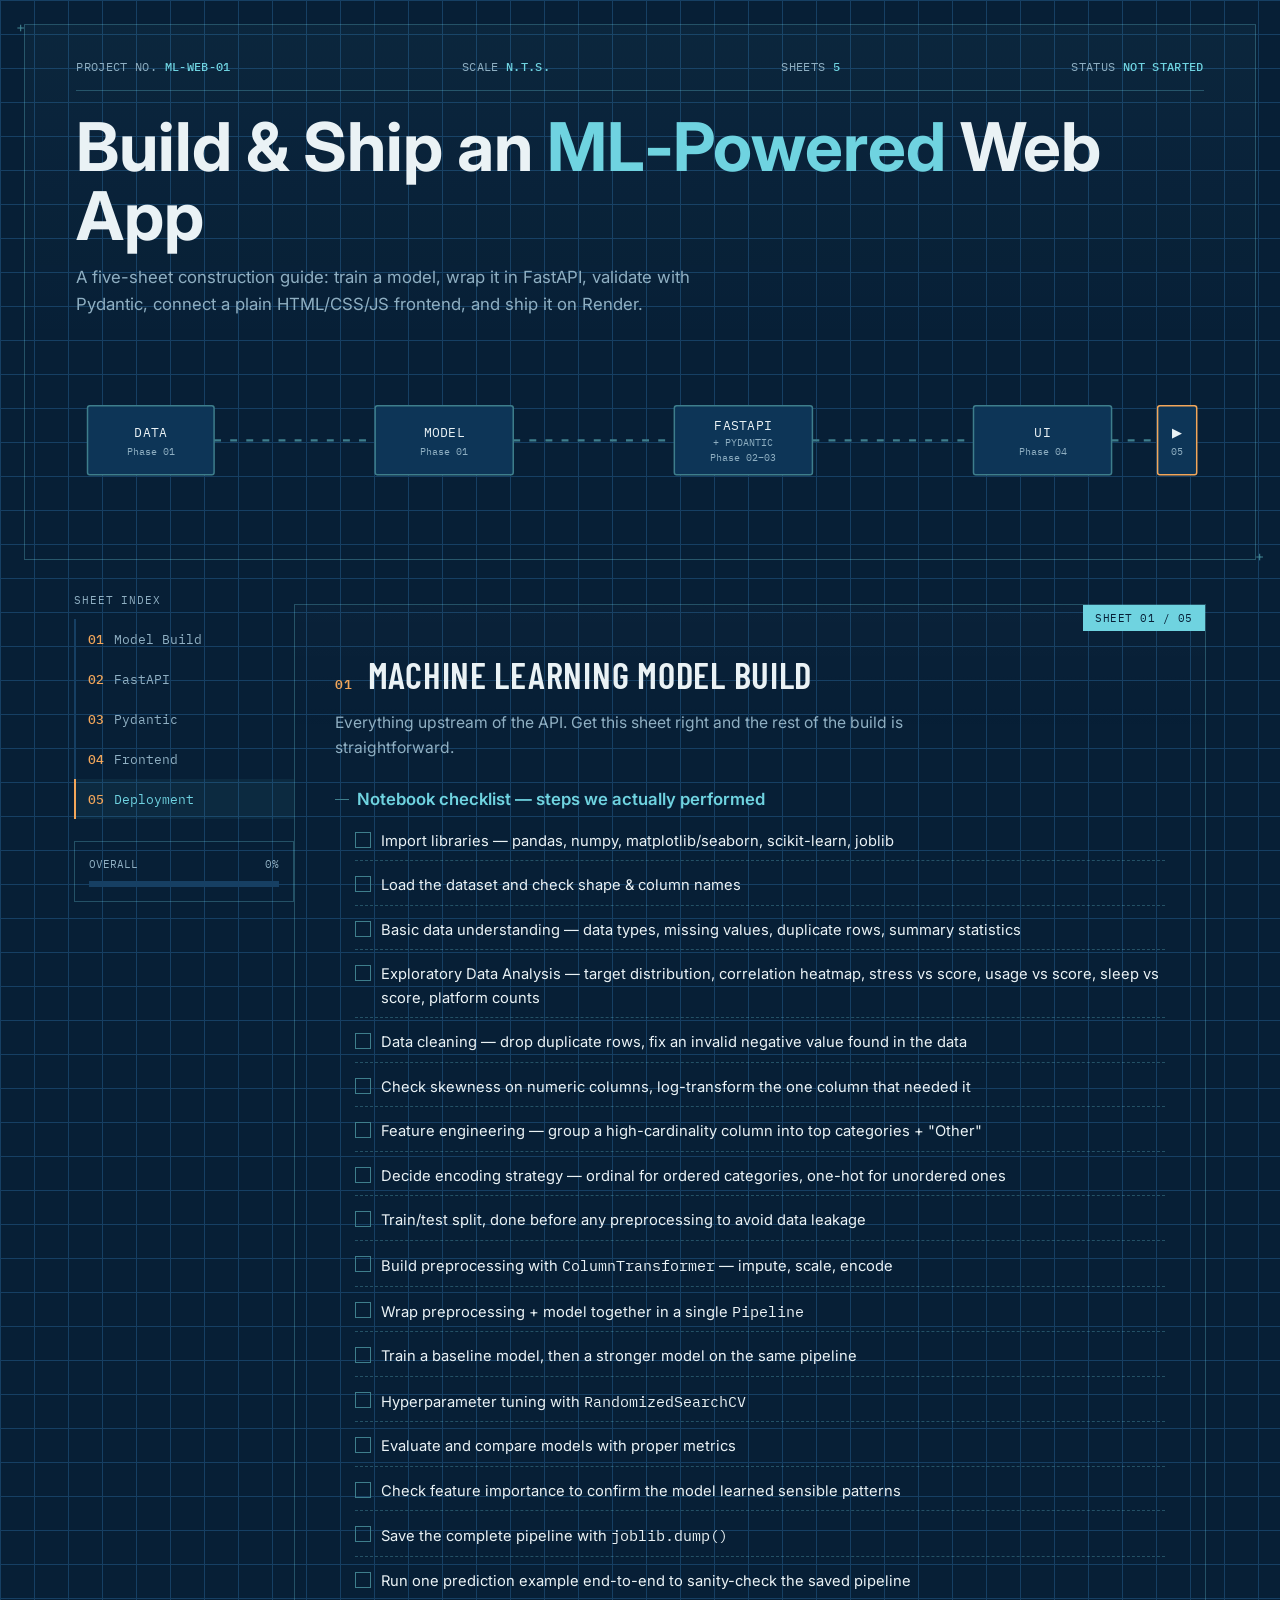
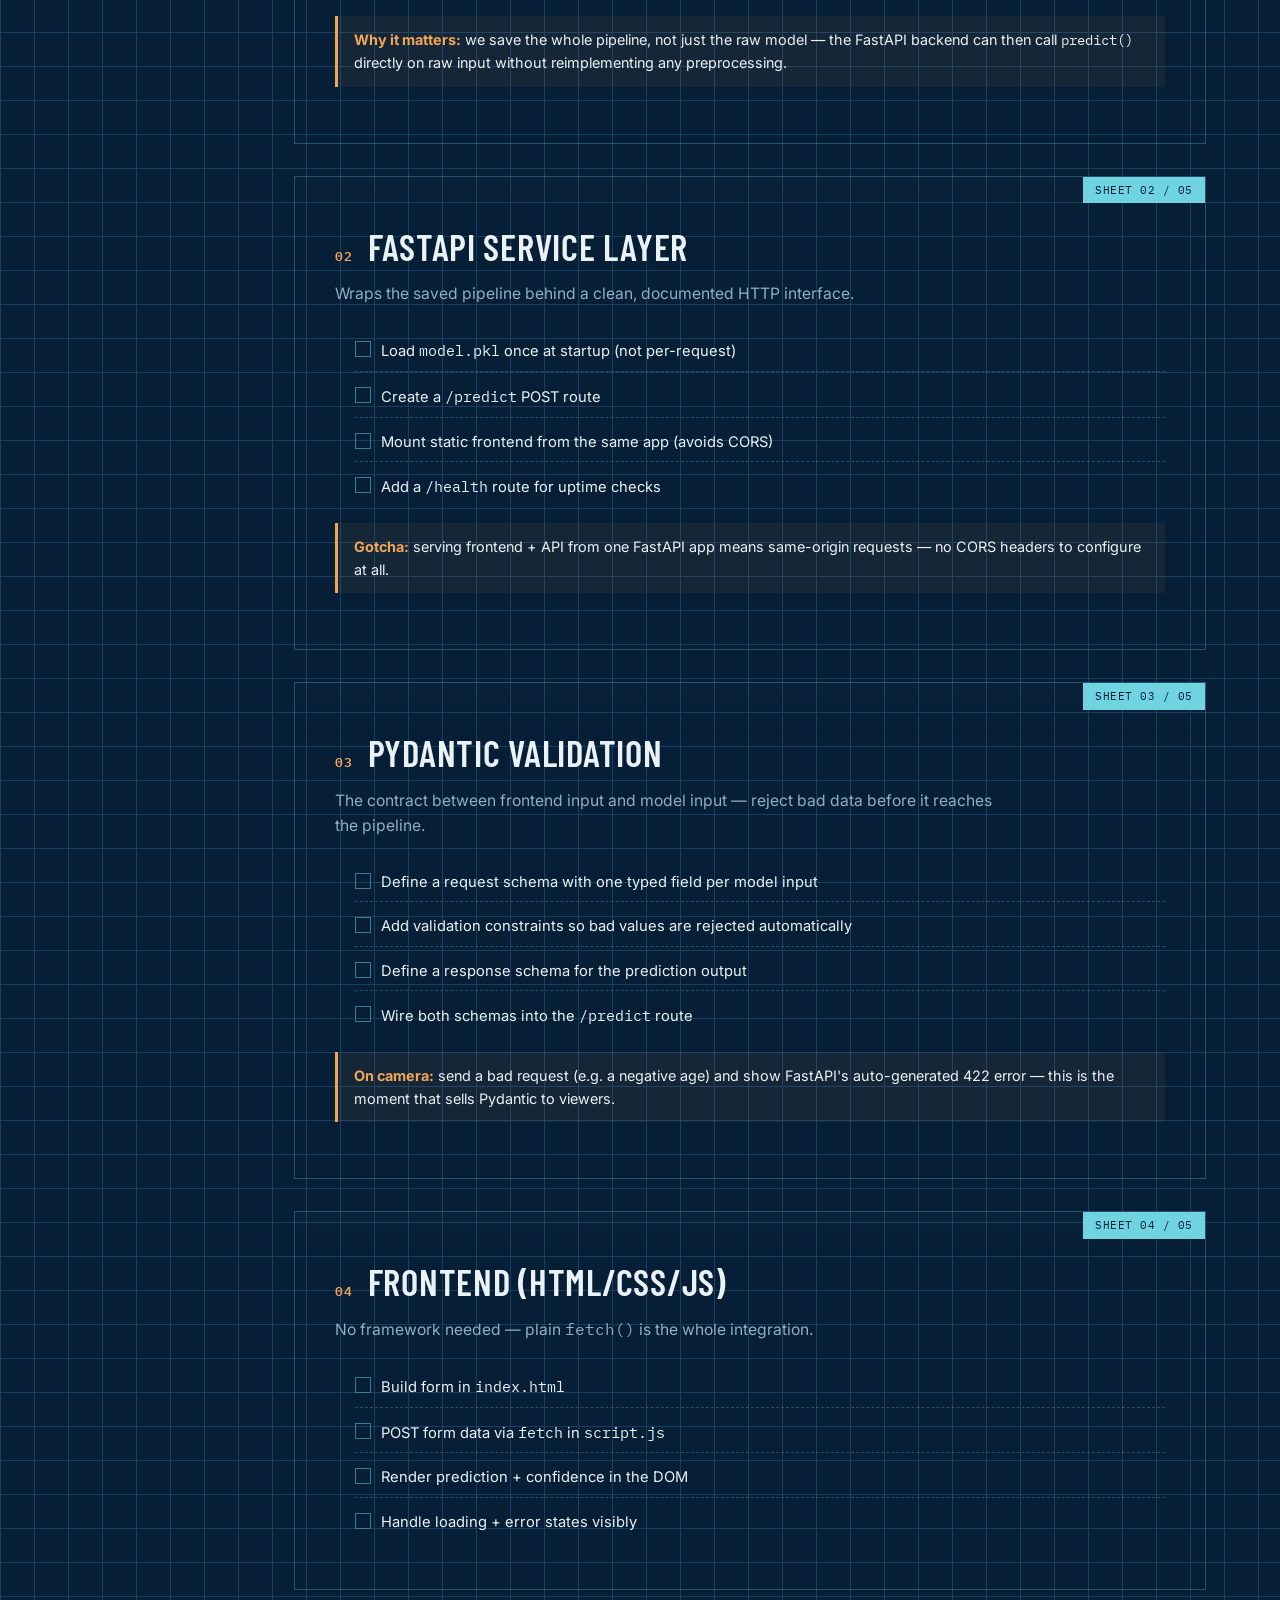
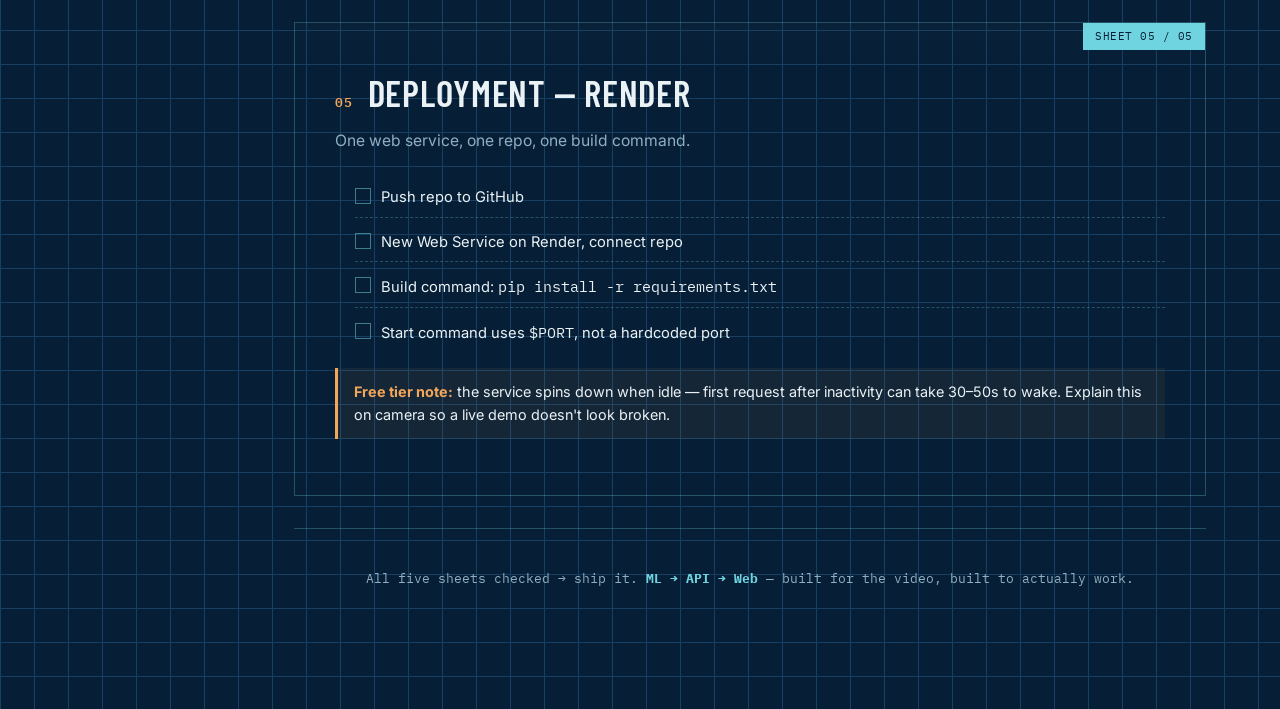
<file: mental-health-score/ML project.html>
<!DOCTYPE html>
<html lang="en">
<head>
<meta charset="UTF-8">
<meta name="viewport" content="width=device-width, initial-scale=1.0">
<title>ML → API → Web — Build Blueprint</title>
<link rel="preconnect" href="https://fonts.googleapis.com">
<link href="https://fonts.googleapis.com/css2?family=Barlow+Condensed:wght@500;600;700&family=Inter:wght@400;500;600&family=IBM+Plex+Mono:wght@400;500&display=swap" rel="stylesheet">
<style>
  :root{
    --navy:#0A2E4D;
    --navy-deep:#071F36;
    --grid:#163F63;
    --cyan:#6FD3E0;
    --cyan-dim:#3E7E8C;
    --paper:#EAF2F5;
    --slate:#8FAFC2;
    --amber:#F2A65A;
    --sheet:#0D3557;
    --line:rgba(111,211,224,0.28);
  }
  *{box-sizing:border-box; margin:0; padding:0;}
  html{scroll-behavior:smooth;}
  body{
    background:var(--navy-deep);
    background-image:
      linear-gradient(var(--grid) 1px, transparent 1px),
      linear-gradient(90deg, var(--grid) 1px, transparent 1px);
    background-size:34px 34px;
    color:var(--paper);
    font-family:'Inter', sans-serif;
    line-height:1.6;
  }
  ::selection{background:var(--amber); color:var(--navy-deep);}
  a{color:var(--cyan);}

  .display{font-family:'Barlow Condensed', sans-serif; text-transform:uppercase; letter-spacing:0.04em;}
  code, .mono{font-family:'IBM Plex Mono', monospace;}

  /* ===== Title block / hero ===== */
  .titleblock{
    border:1px solid var(--line);
    margin:24px;
    padding:32px clamp(20px,4vw,56px);
    position:relative;
    background:linear-gradient(180deg, rgba(111,211,224,0.04), transparent 60%);
  }
  .titleblock::before, .titleblock::after{
    content:'+'; position:absolute; color:var(--cyan-dim); font-size:14px;
  }
  .titleblock::before{top:-9px; left:-9px;}
  .titleblock::after{bottom:-9px; right:-9px;}
  .stamp-row{
    display:flex; justify-content:space-between; flex-wrap:wrap; gap:12px;
    font-family:'IBM Plex Mono', monospace; font-size:12px; color:var(--slate);
    border-bottom:1px solid var(--line); padding-bottom:14px; margin-bottom:22px;
    letter-spacing:0.03em;
  }
  .stamp-row span b{color:var(--cyan); font-weight:500;}
  h1.proj-title{
    font-size:clamp(2.2rem, 5.5vw, 4.2rem);
    line-height:1.02; font-weight:700; color:var(--paper);
  }
  h1.proj-title em{color:var(--cyan); font-style:normal;}
  .proj-sub{color:var(--slate); font-size:1.05rem; margin-top:14px; max-width:640px;}

  /* ===== schematic pipeline ===== */
  .schematic{margin-top:36px; overflow-x:auto;}
  .schematic svg{width:100%; min-width:560px; height:auto; display:block;}
  .flow-line{stroke:var(--cyan-dim); stroke-width:2; fill:none; stroke-dasharray:6 8;
    animation:flow 1.6s linear infinite;}
  @keyframes flow{to{stroke-dashoffset:-56;}}
  .node-box{fill:var(--sheet); stroke:var(--cyan-dim); stroke-width:1.3;}
  .node-box.active{stroke:var(--amber);}
  .node-label{font-family:'IBM Plex Mono', monospace; font-size:11px; fill:var(--paper); letter-spacing:0.02em;}
  .node-sub{font-family:'IBM Plex Mono', monospace; font-size:9px; fill:var(--slate);}

  /* ===== layout ===== */
  .layout{display:grid; grid-template-columns:220px 1fr; gap:0; max-width:1180px; margin:0 auto; padding:0 24px 80px;}
  @media (max-width:860px){ .layout{grid-template-columns:1fr;} }

  /* sidebar */
  .sidebar{position:sticky; top:20px; align-self:start; height:fit-content; padding-top:8px;}
  @media (max-width:860px){
    .sidebar{position:relative; top:0; display:flex; overflow-x:auto; gap:8px; padding:12px 0; margin-bottom:8px;}
  }
  .sheet-index{font-family:'IBM Plex Mono', monospace; font-size:11px; color:var(--slate); text-transform:uppercase; letter-spacing:0.08em; margin-bottom:10px;}
  .nav-item{
    display:flex; align-items:center; gap:10px;
    padding:10px 12px; border-left:2px solid var(--grid);
    font-family:'IBM Plex Mono', monospace; font-size:12.5px; color:var(--slate);
    cursor:pointer; text-decoration:none; transition:.15s;
    white-space:nowrap;
  }
  .nav-item:hover{color:var(--paper); border-left-color:var(--cyan-dim);}
  .nav-item.active{color:var(--cyan); border-left-color:var(--amber); background:rgba(111,211,224,0.06);}
  .nav-item .num{color:var(--amber); font-weight:500;}
  .progress-wrap{margin-top:22px; padding:14px; border:1px solid var(--line);}
  .progress-wrap .label{font-family:'IBM Plex Mono', monospace; font-size:10.5px; color:var(--slate); display:flex; justify-content:space-between; margin-bottom:8px;}
  .progress-bar{height:6px; background:var(--grid); position:relative; overflow:hidden;}
  .progress-fill{height:100%; background:var(--amber); width:0%; transition:width .35s ease;}

  /* main sheets */
  .sheet{
    border:1px solid var(--line); margin:20px 0 32px; padding:clamp(20px,3.5vw,40px);
    position:relative; scroll-margin-top:20px;
    background:linear-gradient(180deg, rgba(255,255,255,0.015), transparent 12%);
  }
  .sheet-corner{
    position:absolute; top:0; right:0; font-family:'IBM Plex Mono', monospace;
    font-size:10.5px; color:var(--navy-deep); background:var(--cyan);
    padding:5px 12px; letter-spacing:0.05em;
  }
  .sheet h2{
    font-family:'Barlow Condensed', sans-serif; text-transform:uppercase; letter-spacing:0.02em;
    font-size:clamp(1.6rem,3vw,2.3rem); color:var(--paper); font-weight:600;
    display:flex; align-items:baseline; gap:14px; margin-bottom:6px;
  }
  .sheet h2 .tag{font-family:'IBM Plex Mono',monospace; font-size:13px; color:var(--amber); letter-spacing:0.1em;}
  .sheet .deck{color:var(--slate); font-size:.98rem; margin-bottom:26px; max-width:680px;}
  .sheet h3{font-size:1.05rem; color:var(--cyan); font-weight:600; margin:26px 0 10px; display:flex; align-items:center; gap:8px;}
  .sheet h3::before{content:''; width:14px; height:1px; background:var(--cyan-dim); display:inline-block;}
  .sheet p{color:var(--paper); font-size:.95rem; margin-bottom:10px; max-width:700px;}
  .sheet ul{margin:8px 0 8px 20px; color:var(--paper); font-size:.94rem;}
  .sheet ul li{margin-bottom:6px;}
  .sheet ul li b{color:var(--cyan);}

  /* checklist */
  .checklist{list-style:none; margin:12px 0 4px; padding:0;}
  .checklist li{
    display:flex; align-items:flex-start; gap:10px; padding:7px 0;
    border-bottom:1px dashed var(--line); font-size:.92rem;
  }
  .checklist li:last-child{border-bottom:none;}
  .checklist input[type=checkbox]{
    appearance:none; width:16px; height:16px; min-width:16px; margin-top:2px;
    border:1px solid var(--cyan-dim); background:transparent; cursor:pointer; position:relative;
  }
  .checklist input[type=checkbox]:checked{background:var(--amber); border-color:var(--amber);}
  .checklist input[type=checkbox]:checked::after{
    content:'✓'; position:absolute; top:-3px; left:2px; font-size:12px; color:var(--navy-deep);
  }
  .checklist label{cursor:pointer;}
  .checklist li.done label{color:var(--slate); text-decoration:line-through;}

  /* code blocks */
  .code-wrap{position:relative; margin:14px 0 18px;}
  pre{
    background:var(--navy-deep); border:1px solid var(--line); padding:16px 18px;
    overflow-x:auto; font-size:.83rem; color:#CFE9EE; border-left:3px solid var(--cyan-dim);
  }
  .copy-btn{
    position:absolute; top:8px; right:8px; font-family:'IBM Plex Mono',monospace; font-size:10.5px;
    background:var(--sheet); color:var(--slate); border:1px solid var(--line);
    padding:4px 9px; cursor:pointer; letter-spacing:.04em; transition:.15s;
  }
  .copy-btn:hover{color:var(--cyan); border-color:var(--cyan-dim);}
  .copy-btn.copied{color:var(--amber); border-color:var(--amber);}

  /* accordion */
  .accordion{border:1px solid var(--line); margin:14px 0;}
  .accordion-head{
    display:flex; justify-content:space-between; align-items:center; cursor:pointer;
    padding:12px 16px; font-family:'IBM Plex Mono', monospace; font-size:.85rem; color:var(--cyan);
    user-select:none;
  }
  .accordion-head .plus{color:var(--amber); transition:transform .2s;}
  .accordion.open .plus{transform:rotate(45deg);}
  .accordion-body{max-height:0; overflow:hidden; transition:max-height .3s ease; padding:0 16px;}
  .accordion.open .accordion-body{padding:4px 16px 16px;}

  /* tabs */
  .tabs{display:flex; gap:4px; margin:16px 0 0; flex-wrap:wrap;}
  .tab-btn{
    font-family:'IBM Plex Mono',monospace; font-size:.78rem; padding:8px 14px;
    background:var(--sheet); color:var(--slate); border:1px solid var(--line); cursor:pointer;
  }
  .tab-btn.active{color:var(--navy-deep); background:var(--cyan); border-color:var(--cyan);}
  .tab-panel{display:none; border:1px solid var(--line); border-top:none; padding:16px;}
  .tab-panel.active{display:block;}

  .callout{
    border-left:3px solid var(--amber); background:rgba(242,166,90,0.06);
    padding:12px 16px; margin:16px 0; font-size:.9rem; color:var(--paper);
  }
  .callout b{color:var(--amber);}

  footer{
    text-align:center; padding:40px 24px; color:var(--slate); font-family:'IBM Plex Mono', monospace;
    font-size:.8rem; border-top:1px solid var(--line); margin-top:20px;
  }
  footer b{color:var(--cyan);}
</style>
</head>
<body>

<div class="titleblock">
  <div class="stamp-row">
    <span>PROJECT NO. <b>ML-WEB-01</b></span>
    <span>SCALE <b>N.T.S.</b></span>
    <span>SHEETS <b id="sheetCountLabel">5</b></span>
    <span>STATUS <b id="statusStamp">IN PROGRESS</b></span>
  </div>
  <h1 class="proj-title">Build &amp; Ship an <em>ML‑Powered</em> Web App</h1>
  <p class="proj-sub">A five-sheet construction guide: train a model, wrap it in FastAPI, validate with Pydantic, connect a plain HTML/CSS/JS frontend, and ship it on Render.</p>

  <div class="schematic">
    <svg viewBox="0 0 980 150" id="pipelineSvg">
      <!-- connecting lines -->
      <path class="flow-line" d="M120,75 L260,75"></path>
      <path class="flow-line" d="M380,75 L520,75"></path>
      <path class="flow-line" d="M640,75 L780,75"></path>
      <path class="flow-line" d="M900,75 L940,75"></path>
      <!-- nodes -->
      <g id="node-0"><rect class="node-box" x="10" y="45" width="110" height="60" rx="2"></rect>
        <text class="node-label" x="65" y="72" text-anchor="middle">DATA</text>
        <text class="node-sub" x="65" y="88" text-anchor="middle">Phase 01</text></g>
      <g id="node-1"><rect class="node-box" x="260" y="45" width="120" height="60" rx="2"></rect>
        <text class="node-label" x="320" y="72" text-anchor="middle">MODEL</text>
        <text class="node-sub" x="320" y="88" text-anchor="middle">Phase 01</text></g>
      <g id="node-2"><rect class="node-box" x="520" y="45" width="120" height="60" rx="2"></rect>
        <text class="node-label" x="580" y="66" text-anchor="middle">FASTAPI</text>
        <text class="node-sub" x="580" y="80" text-anchor="middle">+ PYDANTIC</text>
        <text class="node-sub" x="580" y="93" text-anchor="middle">Phase 02–03</text></g>
      <g id="node-3"><rect class="node-box" x="780" y="45" width="120" height="60" rx="2"></rect>
        <text class="node-label" x="840" y="72" text-anchor="middle">UI</text>
        <text class="node-sub" x="840" y="88" text-anchor="middle">Phase 04</text></g>
      <g id="node-4"><rect class="node-box" x="940" y="45" width="34" height="60" rx="2"></rect>
        <text class="node-label" x="957" y="72" text-anchor="middle" font-size="9">▶</text>
        <text class="node-sub" x="957" y="88" text-anchor="middle">05</text></g>
    </svg>
  </div>
</div>

<div class="layout">
  <aside class="sidebar">
    <div class="sheet-index">Sheet Index</div>
    <a class="nav-item" data-target="phase1"><span class="num">01</span> Model Build</a>
    <a class="nav-item" data-target="phase2"><span class="num">02</span> FastAPI</a>
    <a class="nav-item" data-target="phase3"><span class="num">03</span> Pydantic</a>
    <a class="nav-item" data-target="phase4"><span class="num">04</span> Frontend</a>
    <a class="nav-item" data-target="phase5"><span class="num">05</span> Deployment</a>

    <div class="progress-wrap">
      <div class="label"><span>OVERALL</span><span id="overallPct">0%</span></div>
      <div class="progress-bar"><div class="progress-fill" id="overallFill"></div></div>
    </div>
  </aside>

  <main>

    <!-- PHASE 1 -->
    <section class="sheet" id="phase1">
      <div class="sheet-corner">SHEET 01 / 05</div>
      <h2><span class="tag">01</span> Machine Learning Model Build</h2>
      <p class="deck">Everything upstream of the API. Get this sheet right and the rest of the build is straightforward.</p>

      <h3>Notebook checklist — steps we actually performed</h3>
      <ul class="checklist" data-phase="1">
        <li><input type="checkbox" id="c1-1"><label for="c1-1">Import libraries — pandas, numpy, matplotlib/seaborn, scikit-learn, joblib</label></li>
        <li><input type="checkbox" id="c1-2"><label for="c1-2">Load the dataset and check shape &amp; column names</label></li>
        <li><input type="checkbox" id="c1-3"><label for="c1-3">Basic data understanding — data types, missing values, duplicate rows, summary statistics</label></li>
        <li><input type="checkbox" id="c1-4"><label for="c1-4">Exploratory Data Analysis — target distribution, correlation heatmap, stress vs score, usage vs score, sleep vs score, platform counts</label></li>
        <li><input type="checkbox" id="c1-5"><label for="c1-5">Data cleaning — drop duplicate rows, fix an invalid negative value found in the data</label></li>
        <li><input type="checkbox" id="c1-6"><label for="c1-6">Check skewness on numeric columns, log-transform the one column that needed it</label></li>
        <li><input type="checkbox" id="c1-7"><label for="c1-7">Feature engineering — group a high-cardinality column into top categories + "Other"</label></li>
        <li><input type="checkbox" id="c1-8"><label for="c1-8">Decide encoding strategy — ordinal for ordered categories, one-hot for unordered ones</label></li>
        <li><input type="checkbox" id="c1-9"><label for="c1-9">Train/test split, done before any preprocessing to avoid data leakage</label></li>
        <li><input type="checkbox" id="c1-10"><label for="c1-10">Build preprocessing with <code>ColumnTransformer</code> — impute, scale, encode</label></li>
        <li><input type="checkbox" id="c1-11"><label for="c1-11">Wrap preprocessing + model together in a single <code>Pipeline</code></label></li>
        <li><input type="checkbox" id="c1-12"><label for="c1-12">Train a baseline model, then a stronger model on the same pipeline</label></li>
        <li><input type="checkbox" id="c1-13"><label for="c1-13">Hyperparameter tuning with <code>RandomizedSearchCV</code></label></li>
        <li><input type="checkbox" id="c1-14"><label for="c1-14">Evaluate and compare models with proper metrics</label></li>
        <li><input type="checkbox" id="c1-15"><label for="c1-15">Check feature importance to confirm the model learned sensible patterns</label></li>
        <li><input type="checkbox" id="c1-16"><label for="c1-16">Save the complete pipeline with <code>joblib.dump()</code></label></li>
        <li><input type="checkbox" id="c1-17"><label for="c1-17">Run one prediction example end-to-end to sanity-check the saved pipeline</label></li>
      </ul>

      <div class="callout"><b>Why it matters:</b> we save the whole pipeline, not just the raw model — the FastAPI backend can then call <code>predict()</code> directly on raw input without reimplementing any preprocessing.</div>
    </section>

    <!-- PHASE 2 -->
    <section class="sheet" id="phase2">
      <div class="sheet-corner">SHEET 02 / 05</div>
      <h2><span class="tag">02</span> FastAPI Service Layer</h2>
      <p class="deck">Wraps the saved pipeline behind a clean, documented HTTP interface.</p>

      <ul class="checklist" data-phase="2">
        <li><input type="checkbox" id="c2-1"><label for="c2-1">Load <code>model.pkl</code> once at startup (not per-request)</label></li>
        <li><input type="checkbox" id="c2-2"><label for="c2-2">Create a <code>/predict</code> POST route</label></li>
        <li><input type="checkbox" id="c2-3"><label for="c2-3">Mount static frontend from the same app (avoids CORS)</label></li>
        <li><input type="checkbox" id="c2-4"><label for="c2-4">Add a <code>/health</code> route for uptime checks</label></li>
      </ul>

      <div class="callout"><b>Gotcha:</b> serving frontend + API from one FastAPI app means same-origin requests — no CORS headers to configure at all.</div>
    </section>

    <!-- PHASE 3 -->
    <section class="sheet" id="phase3">
      <div class="sheet-corner">SHEET 03 / 05</div>
      <h2><span class="tag">03</span> Pydantic Validation</h2>
      <p class="deck">The contract between frontend input and model input — reject bad data before it reaches the pipeline.</p>

      <ul class="checklist" data-phase="3">
        <li><input type="checkbox" id="c3-1"><label for="c3-1">Define a request schema with one typed field per model input</label></li>
        <li><input type="checkbox" id="c3-2"><label for="c3-2">Add validation constraints so bad values are rejected automatically</label></li>
        <li><input type="checkbox" id="c3-3"><label for="c3-3">Define a response schema for the prediction output</label></li>
        <li><input type="checkbox" id="c3-4"><label for="c3-4">Wire both schemas into the <code>/predict</code> route</label></li>
      </ul>

      <div class="callout"><b>On camera:</b> send a bad request (e.g. a negative age) and show FastAPI's auto-generated 422 error — this is the moment that sells Pydantic to viewers.</div>
    </section>

    <!-- PHASE 4 -->
    <section class="sheet" id="phase4">
      <div class="sheet-corner">SHEET 04 / 05</div>
      <h2><span class="tag">04</span> Frontend (HTML/CSS/JS)</h2>
      <p class="deck">No framework needed — plain <code>fetch()</code> is the whole integration.</p>

      <ul class="checklist" data-phase="4">
        <li><input type="checkbox" id="c4-1"><label for="c4-1">Build form in <code>index.html</code></label></li>
        <li><input type="checkbox" id="c4-2"><label for="c4-2">POST form data via <code>fetch</code> in <code>script.js</code></label></li>
        <li><input type="checkbox" id="c4-3"><label for="c4-3">Render prediction + confidence in the DOM</label></li>
        <li><input type="checkbox" id="c4-4"><label for="c4-4">Handle loading + error states visibly</label></li>
      </ul>

    </section>

    <!-- PHASE 5 -->
    <section class="sheet" id="phase5">
      <div class="sheet-corner">SHEET 05 / 05</div>
      <h2><span class="tag">05</span> Deployment — Render</h2>
      <p class="deck">One web service, one repo, one build command.</p>

      <ul class="checklist" data-phase="5">
        <li><input type="checkbox" id="c5-1"><label for="c5-1">Push repo to GitHub</label></li>
        <li><input type="checkbox" id="c5-2"><label for="c5-2">New Web Service on Render, connect repo</label></li>
        <li><input type="checkbox" id="c5-3"><label for="c5-3">Build command: <code>pip install -r requirements.txt</code></label></li>
        <li><input type="checkbox" id="c5-4"><label for="c5-4">Start command uses <code>$PORT</code>, not a hardcoded port</label></li>
      </ul>

      <div class="callout"><b>Free tier note:</b> the service spins down when idle — first request after inactivity can take 30–50s to wake. Explain this on camera so a live demo doesn't look broken.</div>
    </section>

    <footer>
      All five sheets checked → ship it. <b>ML → API → Web</b> — built for the video, built to actually work.
    </footer>
  </main>
</div>

<script>
(function(){
  // ---- checklist state + progress ----
  const phases = {1:8, 2:4, 3:0, 4:4, 5:4}; // item counts per phase (phase3 has none, counted via itself if added later)
  const allBoxes = Array.from(document.querySelectorAll('.checklist input[type=checkbox]'));

  function updateProgress(){
    const total = allBoxes.length;
    const checked = allBoxes.filter(b => b.checked).length;
    const pct = total ? Math.round((checked/total)*100) : 0;
    document.getElementById('overallPct').textContent = pct + '%';
    document.getElementById('overallFill').style.width = pct + '%';
    document.getElementById('statusStamp').textContent = pct === 100 ? 'COMPLETE' : (pct === 0 ? 'NOT STARTED' : 'IN PROGRESS');
  }

  allBoxes.forEach(box => {
    box.addEventListener('change', () => {
      box.closest('li').classList.toggle('done', box.checked);
      updateProgress();
    });
  });
  updateProgress();

  // ---- copy buttons ----
  document.querySelectorAll('.copy-btn').forEach(btn => {
    btn.addEventListener('click', () => {
      const pre = btn.nextElementSibling;
      navigator.clipboard.writeText(pre.textContent).then(() => {
        btn.textContent = 'COPIED';
        btn.classList.add('copied');
        setTimeout(() => { btn.textContent = 'COPY'; btn.classList.remove('copied'); }, 1400);
      });
    });
  });

  // ---- accordion ----
  document.querySelectorAll('.accordion-head').forEach(head => {
    head.addEventListener('click', () => {
      const acc = head.parentElement;
      const body = acc.querySelector('.accordion-body');
      const isOpen = acc.classList.toggle('open');
      body.style.maxHeight = isOpen ? body.scrollHeight + 'px' : '0px';
    });
  });

  // ---- tabs ----
  document.querySelectorAll('[data-tabgroup]').forEach(group => {
    const buttons = group.querySelectorAll('.tab-btn');
    buttons.forEach(btn => {
      btn.addEventListener('click', () => {
        buttons.forEach(b => b.classList.remove('active'));
        btn.classList.add('active');
        const panels = group.parentElement.querySelectorAll('.tab-panel');
        panels.forEach(p => p.classList.toggle('active', p.dataset.panel === btn.dataset.tab));
      });
    });
  });

  // ---- sidebar nav + scroll spy ----
  const navItems = document.querySelectorAll('.nav-item');
  const sections = Array.from(navItems).map(n => document.getElementById(n.dataset.target));

  navItems.forEach(item => {
    item.addEventListener('click', (e) => {
      e.preventDefault();
      document.getElementById(item.dataset.target).scrollIntoView({behavior:'smooth', block:'start'});
    });
  });

  const observer = new IntersectionObserver((entries) => {
    entries.forEach(entry => {
      if (entry.isIntersecting){
        navItems.forEach(n => n.classList.toggle('active', n.dataset.target === entry.target.id));
        const idx = sections.findIndex(s => s.id === entry.target.id);
        document.querySelectorAll('.node-box').forEach(nb => nb.classList.remove('active'));
        const node = document.getElementById('node-' + Math.min(idx, 4));
        if (node) node.querySelector('.node-box').classList.add('active');
      }
    });
  }, {rootMargin: '-40% 0px -50% 0px'});

  sections.forEach(s => s && observer.observe(s));
})();
</script>

</body>
</html>
</file>
<file: mental-health-predictor/style.css>
:root {
  --ink:        #182420;
  --ink-soft:   #4A5850;
  --paper:      #EEF2EE;
  --paper-deep: #E2E8E1;
  --surface:    #FFFFFF;
  --line:       #D6DED5;

  --pine:       #21594A;
  --pine-deep:  #163D33;
  --pine-tint:  #E4EFE9;

  --amber:      #E3B341;
  --coral:      #D9534F;
  --sage:       #4C9A78;

  --font-display: 'Fraunces', Georgia, serif;
  --font-body:    'Inter', -apple-system, sans-serif;
  --font-mono:    'JetBrains Mono', 'SFMono-Regular', monospace;

  --radius-sm: 8px;
  --radius-md: 14px;
  --radius-lg: 22px;

  --shadow-card: 0 1px 2px rgba(24,36,32,0.04), 0 12px 28px -8px rgba(24,36,32,0.10);
  --shadow-lift: 0 2px 4px rgba(24,36,32,0.06), 0 20px 40px -12px rgba(22,61,51,0.20);
}

* { box-sizing: border-box; }

html { -webkit-font-smoothing: antialiased; }

body {
  margin: 0;
  background:
    radial-gradient(1200px 600px at 85% -10%, #F4F8F3 0%, transparent 55%),
    var(--paper);
  color: var(--ink);
  font-family: var(--font-body);
  line-height: 1.5;
  position: relative;
}

.noise-overlay {
  position: fixed;
  inset: 0;
  pointer-events: none;
  z-index: 0;
  opacity: 0.025;
  background-image: url("data:image/svg+xml,%3Csvg xmlns='http://www.w3.org/2000/svg' width='90' height='90'%3E%3Cfilter id='n'%3E%3CfeTurbulence type='fractalNoise' baseFrequency='0.9' numOctaves='2' stitchTiles='stitch'/%3E%3C/filter%3E%3Crect width='100%25' height='100%25' filter='url(%23n)'/%3E%3C/svg%3E");
}
.site-header {
  padding: 64px 24px 32px;
  position: relative;
  z-index: 1;
}

.header-inner {
  max-width: 1180px;
  margin: 0 auto;
}

.eyebrow {
  display: inline-block;
  font-family: var(--font-mono);
  font-size: 12px;
  letter-spacing: 0.14em;
  text-transform: uppercase;
  color: var(--pine);
  background: var(--pine-tint);
  padding: 5px 12px;
  border-radius: 100px;
  margin-bottom: 18px;
}

.title {
  font-family: var(--font-display);
  font-weight: 500;
  font-size: clamp(2.4rem, 5vw, 3.6rem);
  line-height: 1.05;
  margin: 0 0 14px;
  letter-spacing: -0.01em;
  color: var(--pine-deep);
}

.title em {
  font-style: italic;
  font-weight: 500;
  color: var(--pine);
}

.subtitle {
  max-width: 560px;
  font-size: 16px;
  color: var(--ink-soft);
  margin: 0;
}

.layout {
  max-width: 1180px;
  margin: 0 auto;
  padding: 0 24px 40px;
  display: grid;
  grid-template-columns: 1.5fr 1fr;
  gap: 24px;
  align-items: start;
  position: relative;
  z-index: 1;
}

.panel {
  background: var(--surface);
  border-radius: var(--radius-lg);
  border: 1px solid var(--line);
  box-shadow: var(--shadow-card);
}

.form-panel { padding: 8px 32px 32px; }

.result-panel {
  position: sticky;
  top: 24px;
  min-height: 520px;
  background: linear-gradient(165deg, var(--pine-deep) 0%, var(--pine) 100%);
  border: none;
  box-shadow: var(--shadow-lift);
  display: flex;
  color: #EAF3EE;
}
fieldset.group {
  border: none;
  margin: 0;
  padding: 28px 0;
  border-bottom: 1px solid var(--line);
}
fieldset.group:last-of-type { border-bottom: none; padding-bottom: 8px; }

legend {
  font-family: var(--font-body);
  font-weight: 600;
  font-size: 13px;
  letter-spacing: 0.02em;
  color: var(--ink);
  display: flex;
  align-items: center;
  gap: 10px;
  padding: 0;
  margin-bottom: 18px;
}

.legend-index {
  font-family: var(--font-mono);
  font-size: 11px;
  color: var(--pine);
  background: var(--pine-tint);
  width: 22px;
  height: 22px;
  border-radius: 6px;
  display: inline-flex;
  align-items: center;
  justify-content: center;
}

.grid {
  display: grid;
  gap: 18px;
}
.grid-2 { grid-template-columns: repeat(2, 1fr); }
.grid-3 { grid-template-columns: repeat(3, 1fr); }

.field { display: flex; flex-direction: column; gap: 6px; position: relative; }
.field-span { grid-column: 1 / -1; }

label {
  font-size: 13px;
  font-weight: 600;
  color: var(--ink-soft);
}

input[type="text"],
input[type="number"],
select {
  font-family: var(--font-body);
  font-size: 15px;
  color: var(--ink);
  background: var(--paper);
  border: 1.5px solid var(--line);
  border-radius: var(--radius-sm);
  padding: 11px 12px;
  width: 100%;
  transition: border-color 0.15s ease, background 0.15s ease, box-shadow 0.15s ease;
  appearance: none;
}

select {
  background-image: url("data:image/svg+xml,%3Csvg xmlns='http://www.w3.org/2000/svg' width='14' height='9'%3E%3Cpath d='M1 1l6 6 6-6' stroke='%234A5850' stroke-width='1.6' fill='none' stroke-linecap='round'/%3E%3C/svg%3E");
  background-repeat: no-repeat;
  background-position: right 12px center;
  padding-right: 34px;
  cursor: pointer;
}

input:hover, select:hover { border-color: #B9C6B7; }

input:focus, select:focus {
  outline: none;
  border-color: var(--pine);
  background: var(--surface);
  box-shadow: 0 0 0 3px var(--pine-tint);
}

input:invalid:not(:placeholder-shown):not(:focus) {
  border-color: var(--coral);
}

.field.field-error input,
.field.field-error select {
  border-color: var(--coral);
  background: #FBEEEE;
}

.unit-input { position: relative; }
.unit-input input { padding-right: 44px; }
.unit-input .unit {
  position: absolute;
  right: 12px;
  top: 50%;
  transform: translateY(-50%);
  font-family: var(--font-mono);
  font-size: 12px;
  color: var(--ink-soft);
  pointer-events: none;
}

.hint {
  font-size: 11.5px;
  color: #90A096;
}

.error-msg {
  font-size: 12px;
  color: var(--coral);
  min-height: 0;
  display: none;
}
.field.field-error .error-msg { display: block; }

.segmented {
  display: grid;
  grid-template-columns: repeat(4, 1fr);
  gap: 8px;
}

.seg-btn {
  font-family: var(--font-body);
  font-size: 13px;
  font-weight: 600;
  color: var(--ink-soft);
  background: var(--paper);
  border: 1.5px solid var(--line);
  border-radius: var(--radius-sm);
  padding: 10px 8px;
  cursor: pointer;
  transition: all 0.15s ease;
}
.seg-btn:hover { border-color: #B9C6B7; color: var(--ink); }
.seg-btn.active {
  background: var(--pine);
  border-color: var(--pine);
  color: #fff;
}
.seg-btn[data-value="Very High"].active { background: var(--coral); border-color: var(--coral); }
.seg-btn[data-value="High"].active { background: #C97C3B; border-color: #C97C3B; }

.form-footer {
  display: flex;
  align-items: center;
  justify-content: space-between;
  gap: 16px;
  padding-top: 20px;
}

.api-note {
  font-family: var(--font-mono);
  font-size: 11.5px;
  color: #90A096;
  margin: 0;
}
.api-note code {
  background: var(--paper-deep);
  padding: 2px 5px;
  border-radius: 4px;
}

.submit-btn {
  position: relative;
  font-family: var(--font-body);
  font-weight: 600;
  font-size: 14.5px;
  color: #fff;
  background: var(--pine);
  border: none;
  border-radius: var(--radius-sm);
  padding: 13px 26px;
  cursor: pointer;
  display: inline-flex;
  align-items: center;
  gap: 10px;
  transition: background 0.15s ease, transform 0.1s ease;
  white-space: nowrap;
}
.submit-btn:hover { background: var(--pine-deep); }
.submit-btn:active { transform: scale(0.98); }
.submit-btn:disabled { opacity: 0.75; cursor: progress; }

.btn-spinner {
  display: none;
  width: 14px;
  height: 14px;
  border-radius: 50%;
  border: 2px solid rgba(255,255,255,0.35);
  border-top-color: #fff;
  animation: spin 0.7s linear infinite;
}
.submit-btn.loading .btn-label { opacity: 0.85; }
.submit-btn.loading .btn-spinner { display: inline-block; }

@keyframes spin { to { transform: rotate(360deg); } }

.result-inner {
  width: 100%;
  padding: 40px 32px;
  display: flex;
  flex-direction: column;
  align-items: center;
  text-align: center;
  gap: 6px;
}

.state { width: 100%; display: flex; flex-direction: column; align-items: center; }

.gauge { width: 100%; max-width: 260px; overflow: visible; margin-bottom: 8px; }
.gauge-track {
  fill: none;
  stroke: rgba(255,255,255,0.14);
  stroke-width: 14;
  stroke-linecap: round;
}
.gauge-fill {
  fill: none;
  stroke: url(#gaugeGradient);
  stroke-width: 14;
  stroke-linecap: round;
  stroke-dasharray: 314;
  stroke-dashoffset: 314;
  transition: stroke-dashoffset 1.1s cubic-bezier(0.22, 1, 0.36, 1);
}
.gauge-needle-hub { fill: #fff; opacity: 0.9; }
.gauge-ticks line { stroke: rgba(255,255,255,0.3); stroke-width: 1.5; }

.idle-label {
  font-family: var(--font-display);
  font-size: 20px;
  font-style: italic;
  color: #EAF3EE;
  margin: 8px 0 4px;
}
.idle-copy {
  font-size: 13.5px;
  color: rgba(234,243,238,0.65);
  max-width: 230px;
  margin: 0;
}
.state-loading { padding: 40px 0; }
.pulse-ring {
  width: 84px;
  height: 84px;
  border-radius: 50%;
  border: 2px solid rgba(255,255,255,0.25);
  position: relative;
  margin-bottom: 22px;
}
.pulse-ring::before, .pulse-ring::after {
  content: "";
  position: absolute;
  inset: 0;
  border-radius: 50%;
  border: 2px solid rgba(234,243,238,0.55);
  animation: pulse-out 1.8s ease-out infinite;
}
.pulse-ring::after { animation-delay: 0.6s; }
@keyframes pulse-out {
  0% { transform: scale(0.6); opacity: 0.9; }
  100% { transform: scale(1.9); opacity: 0; }
}
.loading-label {
  font-family: var(--font-display);
  font-style: italic;
  font-size: 19px;
  margin: 0 0 4px;
}
.loading-copy { font-size: 13px; color: rgba(234,243,238,0.6); margin: 0; }


.score-readout {
  display: flex;
  align-items: baseline;
  gap: 4px;
  margin-top: -6px;
}
.score-number {
  font-family: var(--font-mono);
  font-weight: 700;
  font-size: 52px;
  color: #fff;
  letter-spacing: -0.02em;
}
.score-max { font-family: var(--font-mono); font-size: 16px; color: rgba(234,243,238,0.55); }

.score-band {
  font-family: var(--font-display);
  font-style: italic;
  font-size: 19px;
  margin: 2px 0 10px;
}
.score-context {
  font-size: 13px;
  color: rgba(234,243,238,0.7);
  max-width: 250px;
  margin: 0 0 22px;
}

.reset-btn {
  font-family: var(--font-body);
  font-weight: 600;
  font-size: 13.5px;
  color: var(--pine-deep);
  background: #fff;
  border: none;
  border-radius: var(--radius-sm);
  padding: 11px 22px;
  cursor: pointer;
  transition: transform 0.1s ease, box-shadow 0.15s ease;
}
.reset-btn:hover { box-shadow: 0 6px 16px rgba(0,0,0,0.18); }
.reset-btn:active { transform: scale(0.98); }


.state-error { padding: 28px 0; }
.error-icon {
  width: 44px;
  height: 44px;
  border-radius: 50%;
  background: rgba(217,83,79,0.18);
  color: #FF9B95;
  border: 1.5px solid rgba(255,155,149,0.4);
  display: flex;
  align-items: center;
  justify-content: center;
  font-family: var(--font-mono);
  font-weight: 700;
  font-size: 18px;
  margin-bottom: 16px;
}
.error-label {
  font-family: var(--font-display);
  font-style: italic;
  font-size: 19px;
  margin: 0 0 6px;
}
.error-copy {
  font-size: 13px;
  color: rgba(234,243,238,0.7);
  max-width: 250px;
  margin: 0 0 22px;
}

.site-footer {
  max-width: 1180px;
  margin: 0 auto;
  padding: 0 24px 48px;
  position: relative;
  z-index: 1;
}
.site-footer p {
  font-size: 12.5px;
  color: #90A096;
  text-align: center;
  margin: 0;
}

@media (max-width: 920px) {
  .layout { grid-template-columns: 1fr; }
  .result-panel { position: static; min-height: 420px; }
  .grid-3 { grid-template-columns: repeat(2, 1fr); }
}

@media (max-width: 560px) {
  .site-header { padding: 44px 16px 24px; }
  .layout { padding: 0 16px 32px; gap: 16px; }
  .form-panel { padding: 4px 20px 24px; }
  .grid-2, .grid-3 { grid-template-columns: 1fr; }
  .segmented { grid-template-columns: repeat(2, 1fr); }
  .form-footer { flex-direction: column; align-items: stretch; gap: 14px; }
  .submit-btn { justify-content: center; }
  .api-note { text-align: center; }
}

@media (prefers-reduced-motion: reduce) {
  * { animation-duration: 0.001ms !important; transition-duration: 0.001ms !important; }
}
</file>
<file: mental-health-score/style.css>
/* =========================================================
   TOKENS
   ========================================================= */
:root {
  --ink:        #182420;
  --ink-soft:   #4A5850;
  --paper:      #EEF2EE;
  --paper-deep: #E2E8E1;
  --surface:    #FFFFFF;
  --line:       #D6DED5;

  --pine:       #21594A;
  --pine-deep:  #163D33;
  --pine-tint:  #E4EFE9;

  --amber:      #E3B341;
  --coral:      #D9534F;
  --sage:       #4C9A78;

  --font-display: 'Fraunces', Georgia, serif;
  --font-body:    'Inter', -apple-system, sans-serif;
  --font-mono:    'JetBrains Mono', 'SFMono-Regular', monospace;

  --radius-sm: 8px;
  --radius-md: 14px;
  --radius-lg: 22px;

  --shadow-card: 0 1px 2px rgba(24,36,32,0.04), 0 12px 28px -8px rgba(24,36,32,0.10);
  --shadow-lift: 0 2px 4px rgba(24,36,32,0.06), 0 20px 40px -12px rgba(22,61,51,0.20);
}

* { box-sizing: border-box; }

html { -webkit-font-smoothing: antialiased; }

body {
  margin: 0;
  background:
    radial-gradient(1200px 600px at 85% -10%, #F4F8F3 0%, transparent 55%),
    var(--paper);
  color: var(--ink);
  font-family: var(--font-body);
  line-height: 1.5;
  position: relative;
}

.noise-overlay {
  position: fixed;
  inset: 0;
  pointer-events: none;
  z-index: 0;
  opacity: 0.025;
  background-image: url("data:image/svg+xml,%3Csvg xmlns='http://www.w3.org/2000/svg' width='90' height='90'%3E%3Cfilter id='n'%3E%3CfeTurbulence type='fractalNoise' baseFrequency='0.9' numOctaves='2' stitchTiles='stitch'/%3E%3C/filter%3E%3Crect width='100%25' height='100%25' filter='url(%23n)'/%3E%3C/svg%3E");
}

/* =========================================================
   HEADER
   ========================================================= */
.site-header {
  padding: 64px 24px 32px;
  position: relative;
  z-index: 1;
}

.header-inner {
  max-width: 1180px;
  margin: 0 auto;
}

.eyebrow {
  display: inline-block;
  font-family: var(--font-mono);
  font-size: 12px;
  letter-spacing: 0.14em;
  text-transform: uppercase;
  color: var(--pine);
  background: var(--pine-tint);
  padding: 5px 12px;
  border-radius: 100px;
  margin-bottom: 18px;
}

.title {
  font-family: var(--font-display);
  font-weight: 500;
  font-size: clamp(2.4rem, 5vw, 3.6rem);
  line-height: 1.05;
  margin: 0 0 14px;
  letter-spacing: -0.01em;
  color: var(--pine-deep);
}

.title em {
  font-style: italic;
  font-weight: 500;
  color: var(--pine);
}

.subtitle {
  max-width: 560px;
  font-size: 16px;
  color: var(--ink-soft);
  margin: 0;
}

/* =========================================================
   LAYOUT
   ========================================================= */
.layout {
  max-width: 1180px;
  margin: 0 auto;
  padding: 0 24px 40px;
  display: grid;
  grid-template-columns: 1.5fr 1fr;
  gap: 24px;
  align-items: start;
  position: relative;
  z-index: 1;
}

.panel {
  background: var(--surface);
  border-radius: var(--radius-lg);
  border: 1px solid var(--line);
  box-shadow: var(--shadow-card);
}

.form-panel { padding: 8px 32px 32px; }

.result-panel {
  position: sticky;
  top: 24px;
  min-height: 520px;
  background: linear-gradient(165deg, var(--pine-deep) 0%, var(--pine) 100%);
  border: none;
  box-shadow: var(--shadow-lift);
  display: flex;
  color: #EAF3EE;
}

/* =========================================================
   FORM
   ========================================================= */
fieldset.group {
  border: none;
  margin: 0;
  padding: 28px 0;
  border-bottom: 1px solid var(--line);
}
fieldset.group:last-of-type { border-bottom: none; padding-bottom: 8px; }

legend {
  font-family: var(--font-body);
  font-weight: 600;
  font-size: 13px;
  letter-spacing: 0.02em;
  color: var(--ink);
  display: flex;
  align-items: center;
  gap: 10px;
  padding: 0;
  margin-bottom: 18px;
}

.legend-index {
  font-family: var(--font-mono);
  font-size: 11px;
  color: var(--pine);
  background: var(--pine-tint);
  width: 22px;
  height: 22px;
  border-radius: 6px;
  display: inline-flex;
  align-items: center;
  justify-content: center;
}

.grid {
  display: grid;
  gap: 18px;
}
.grid-2 { grid-template-columns: repeat(2, 1fr); }
.grid-3 { grid-template-columns: repeat(3, 1fr); }

.field { display: flex; flex-direction: column; gap: 6px; position: relative; }
.field-span { grid-column: 1 / -1; }

label {
  font-size: 13px;
  font-weight: 600;
  color: var(--ink-soft);
}

input[type="text"],
input[type="number"],
select {
  font-family: var(--font-body);
  font-size: 15px;
  color: var(--ink);
  background: var(--paper);
  border: 1.5px solid var(--line);
  border-radius: var(--radius-sm);
  padding: 11px 12px;
  width: 100%;
  transition: border-color 0.15s ease, background 0.15s ease, box-shadow 0.15s ease;
  appearance: none;
}

select {
  background-image: url("data:image/svg+xml,%3Csvg xmlns='http://www.w3.org/2000/svg' width='14' height='9'%3E%3Cpath d='M1 1l6 6 6-6' stroke='%234A5850' stroke-width='1.6' fill='none' stroke-linecap='round'/%3E%3C/svg%3E");
  background-repeat: no-repeat;
  background-position: right 12px center;
  padding-right: 34px;
  cursor: pointer;
}

input:hover, select:hover { border-color: #B9C6B7; }

input:focus, select:focus {
  outline: none;
  border-color: var(--pine);
  background: var(--surface);
  box-shadow: 0 0 0 3px var(--pine-tint);
}

input:invalid:not(:placeholder-shown):not(:focus) {
  border-color: var(--coral);
}

.field.field-error input,
.field.field-error select {
  border-color: var(--coral);
  background: #FBEEEE;
}

.unit-input { position: relative; }
.unit-input input { padding-right: 44px; }
.unit-input .unit {
  position: absolute;
  right: 12px;
  top: 50%;
  transform: translateY(-50%);
  font-family: var(--font-mono);
  font-size: 12px;
  color: var(--ink-soft);
  pointer-events: none;
}

.hint {
  font-size: 11.5px;
  color: #90A096;
}

.error-msg {
  font-size: 12px;
  color: var(--coral);
  min-height: 0;
  display: none;
}
.field.field-error .error-msg { display: block; }

/* segmented control for stress level */
.segmented {
  display: grid;
  grid-template-columns: repeat(4, 1fr);
  gap: 8px;
}

.seg-btn {
  font-family: var(--font-body);
  font-size: 13px;
  font-weight: 600;
  color: var(--ink-soft);
  background: var(--paper);
  border: 1.5px solid var(--line);
  border-radius: var(--radius-sm);
  padding: 10px 8px;
  cursor: pointer;
  transition: all 0.15s ease;
}
.seg-btn:hover { border-color: #B9C6B7; color: var(--ink); }
.seg-btn.active {
  background: var(--pine);
  border-color: var(--pine);
  color: #fff;
}
.seg-btn[data-value="Very High"].active { background: var(--coral); border-color: var(--coral); }
.seg-btn[data-value="High"].active { background: #C97C3B; border-color: #C97C3B; }

/* footer / submit */
.form-footer {
  display: flex;
  align-items: center;
  justify-content: space-between;
  gap: 16px;
  padding-top: 20px;
}

.api-note {
  font-family: var(--font-mono);
  font-size: 11.5px;
  color: #90A096;
  margin: 0;
}
.api-note code {
  background: var(--paper-deep);
  padding: 2px 5px;
  border-radius: 4px;
}

.submit-btn {
  position: relative;
  font-family: var(--font-body);
  font-weight: 600;
  font-size: 14.5px;
  color: #fff;
  background: var(--pine);
  border: none;
  border-radius: var(--radius-sm);
  padding: 13px 26px;
  cursor: pointer;
  display: inline-flex;
  align-items: center;
  gap: 10px;
  transition: background 0.15s ease, transform 0.1s ease;
  white-space: nowrap;
}
.submit-btn:hover { background: var(--pine-deep); }
.submit-btn:active { transform: scale(0.98); }
.submit-btn:disabled { opacity: 0.75; cursor: progress; }

.btn-spinner {
  display: none;
  width: 14px;
  height: 14px;
  border-radius: 50%;
  border: 2px solid rgba(255,255,255,0.35);
  border-top-color: #fff;
  animation: spin 0.7s linear infinite;
}
.submit-btn.loading .btn-label { opacity: 0.85; }
.submit-btn.loading .btn-spinner { display: inline-block; }

@keyframes spin { to { transform: rotate(360deg); } }

/* =========================================================
   RESULT PANEL
   ========================================================= */
.result-inner {
  width: 100%;
  padding: 40px 32px;
  display: flex;
  flex-direction: column;
  align-items: center;
  text-align: center;
  gap: 6px;
}

.state { width: 100%; display: flex; flex-direction: column; align-items: center; }

/* gauge */
.gauge { width: 100%; max-width: 260px; overflow: visible; margin-bottom: 8px; }
.gauge-track {
  fill: none;
  stroke: rgba(255,255,255,0.14);
  stroke-width: 14;
  stroke-linecap: round;
}
.gauge-fill {
  fill: none;
  stroke: url(#gaugeGradient);
  stroke-width: 14;
  stroke-linecap: round;
  stroke-dasharray: 314;
  stroke-dashoffset: 314;
  transition: stroke-dashoffset 1.1s cubic-bezier(0.22, 1, 0.36, 1);
}
.gauge-needle-hub { fill: #fff; opacity: 0.9; }
.gauge-ticks line { stroke: rgba(255,255,255,0.3); stroke-width: 1.5; }

.idle-label {
  font-family: var(--font-display);
  font-size: 20px;
  font-style: italic;
  color: #EAF3EE;
  margin: 8px 0 4px;
}
.idle-copy {
  font-size: 13.5px;
  color: rgba(234,243,238,0.65);
  max-width: 230px;
  margin: 0;
}

/* loading */
.state-loading { padding: 40px 0; }
.pulse-ring {
  width: 84px;
  height: 84px;
  border-radius: 50%;
  border: 2px solid rgba(255,255,255,0.25);
  position: relative;
  margin-bottom: 22px;
}
.pulse-ring::before, .pulse-ring::after {
  content: "";
  position: absolute;
  inset: 0;
  border-radius: 50%;
  border: 2px solid rgba(234,243,238,0.55);
  animation: pulse-out 1.8s ease-out infinite;
}
.pulse-ring::after { animation-delay: 0.6s; }
@keyframes pulse-out {
  0% { transform: scale(0.6); opacity: 0.9; }
  100% { transform: scale(1.9); opacity: 0; }
}
.loading-label {
  font-family: var(--font-display);
  font-style: italic;
  font-size: 19px;
  margin: 0 0 4px;
}
.loading-copy { font-size: 13px; color: rgba(234,243,238,0.6); margin: 0; }

/* result */
.score-readout {
  display: flex;
  align-items: baseline;
  gap: 4px;
  margin-top: -6px;
}
.score-number {
  font-family: var(--font-mono);
  font-weight: 700;
  font-size: 52px;
  color: #fff;
  letter-spacing: -0.02em;
}
.score-max { font-family: var(--font-mono); font-size: 16px; color: rgba(234,243,238,0.55); }

.score-band {
  font-family: var(--font-display);
  font-style: italic;
  font-size: 19px;
  margin: 2px 0 10px;
}
.score-context {
  font-size: 13px;
  color: rgba(234,243,238,0.7);
  max-width: 250px;
  margin: 0 0 22px;
}

.reset-btn {
  font-family: var(--font-body);
  font-weight: 600;
  font-size: 13.5px;
  color: var(--pine-deep);
  background: #fff;
  border: none;
  border-radius: var(--radius-sm);
  padding: 11px 22px;
  cursor: pointer;
  transition: transform 0.1s ease, box-shadow 0.15s ease;
}
.reset-btn:hover { box-shadow: 0 6px 16px rgba(0,0,0,0.18); }
.reset-btn:active { transform: scale(0.98); }

/* error state */
.state-error { padding: 28px 0; }
.error-icon {
  width: 44px;
  height: 44px;
  border-radius: 50%;
  background: rgba(217,83,79,0.18);
  color: #FF9B95;
  border: 1.5px solid rgba(255,155,149,0.4);
  display: flex;
  align-items: center;
  justify-content: center;
  font-family: var(--font-mono);
  font-weight: 700;
  font-size: 18px;
  margin-bottom: 16px;
}
.error-label {
  font-family: var(--font-display);
  font-style: italic;
  font-size: 19px;
  margin: 0 0 6px;
}
.error-copy {
  font-size: 13px;
  color: rgba(234,243,238,0.7);
  max-width: 250px;
  margin: 0 0 22px;
}

/* =========================================================
   FOOTER
   ========================================================= */
.site-footer {
  max-width: 1180px;
  margin: 0 auto;
  padding: 0 24px 48px;
  position: relative;
  z-index: 1;
}
.site-footer p {
  font-size: 12.5px;
  color: #90A096;
  text-align: center;
  margin: 0;
}

/* =========================================================
   RESPONSIVE
   ========================================================= */
@media (max-width: 920px) {
  .layout { grid-template-columns: 1fr; }
  .result-panel { position: static; min-height: 420px; }
  .grid-3 { grid-template-columns: repeat(2, 1fr); }
}

@media (max-width: 560px) {
  .site-header { padding: 44px 16px 24px; }
  .layout { padding: 0 16px 32px; gap: 16px; }
  .form-panel { padding: 4px 20px 24px; }
  .grid-2, .grid-3 { grid-template-columns: 1fr; }
  .segmented { grid-template-columns: repeat(2, 1fr); }
  .form-footer { flex-direction: column; align-items: stretch; gap: 14px; }
  .submit-btn { justify-content: center; }
  .api-note { text-align: center; }
}

@media (prefers-reduced-motion: reduce) {
  * { animation-duration: 0.001ms !important; transition-duration: 0.001ms !important; }
}
</file>
